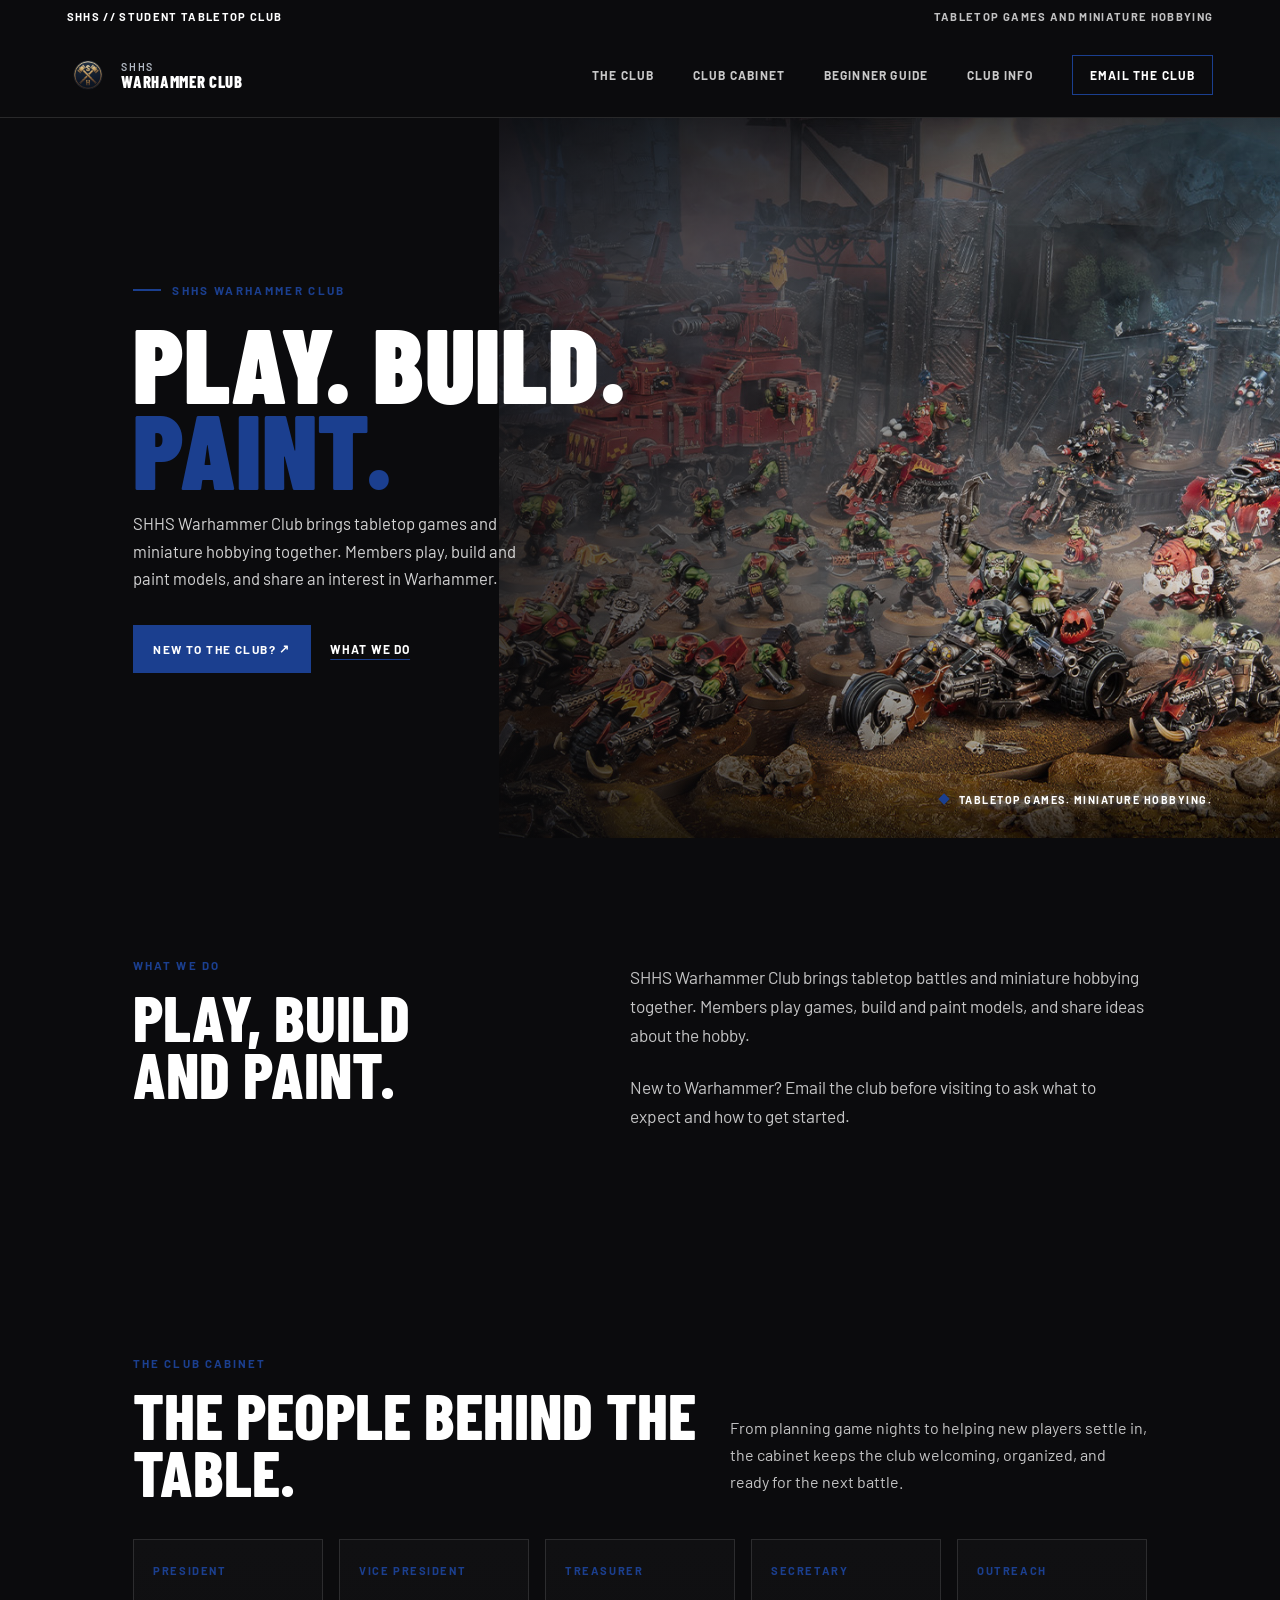
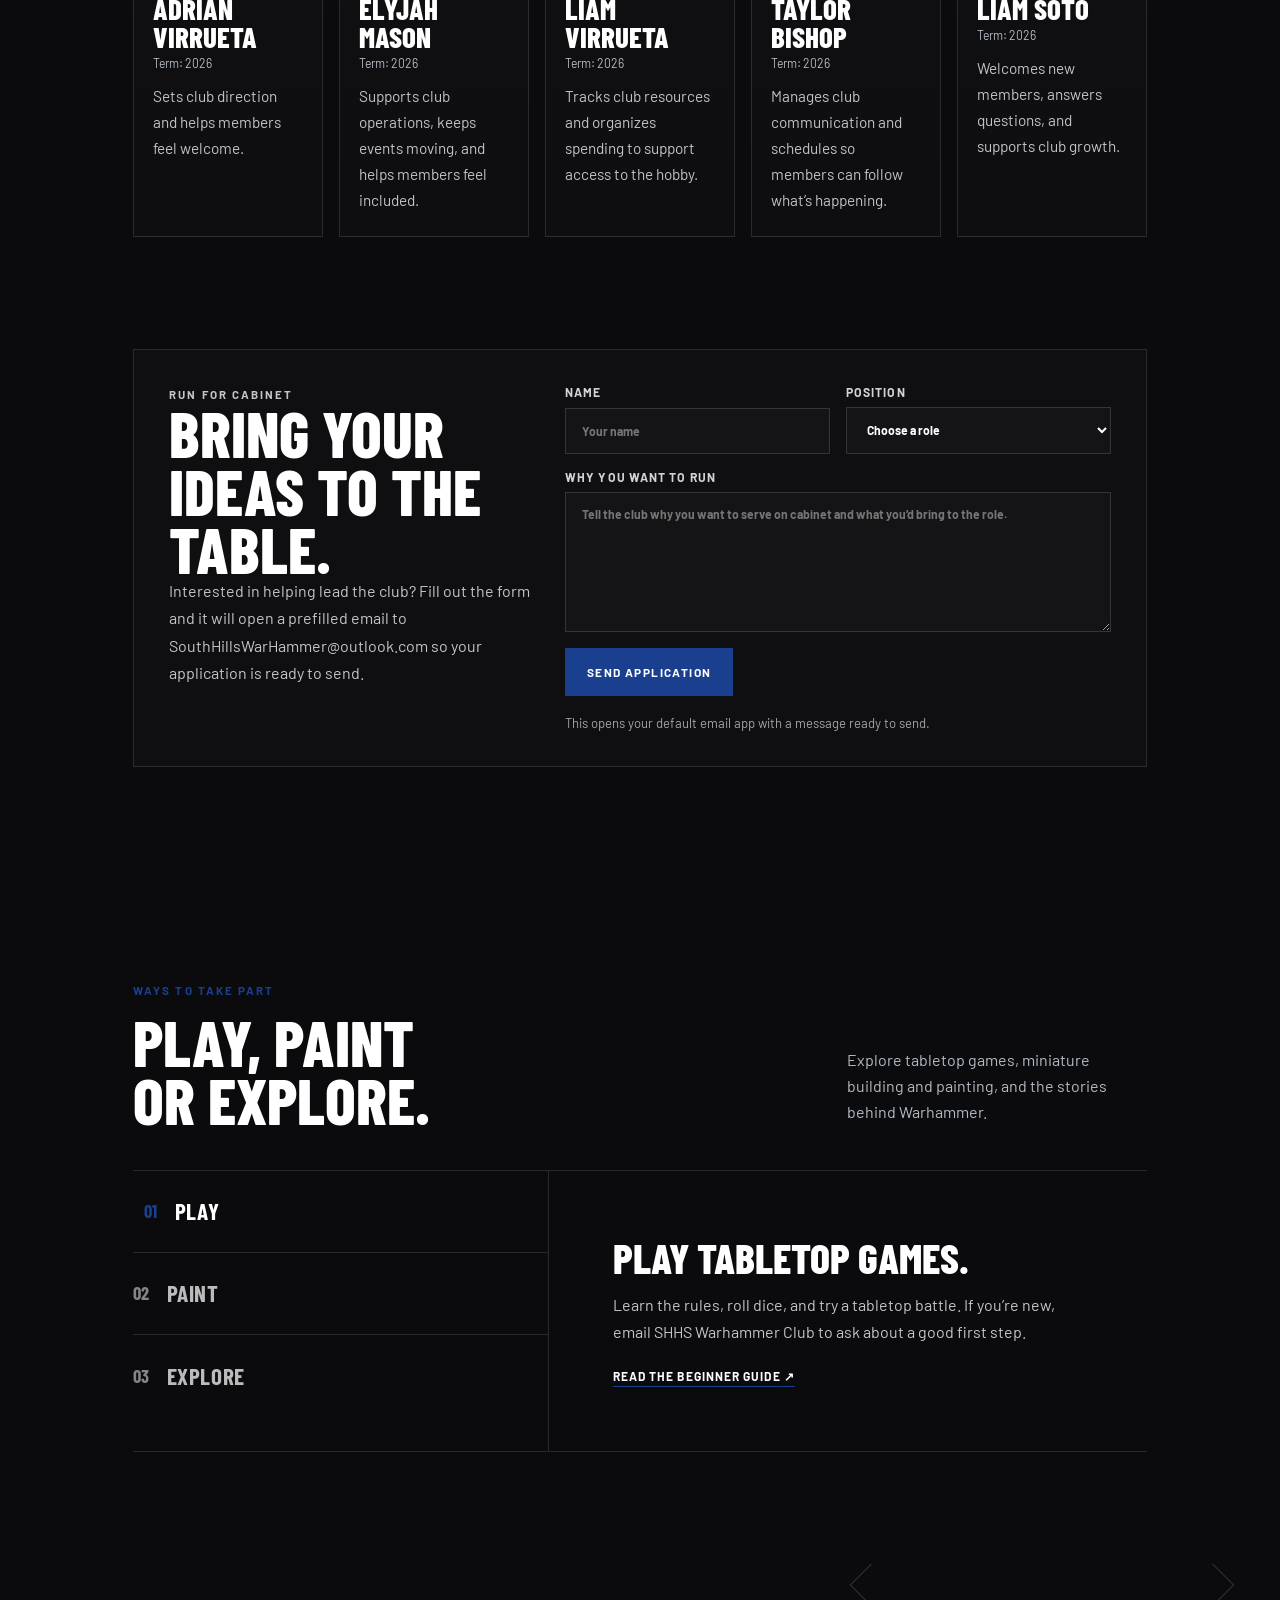
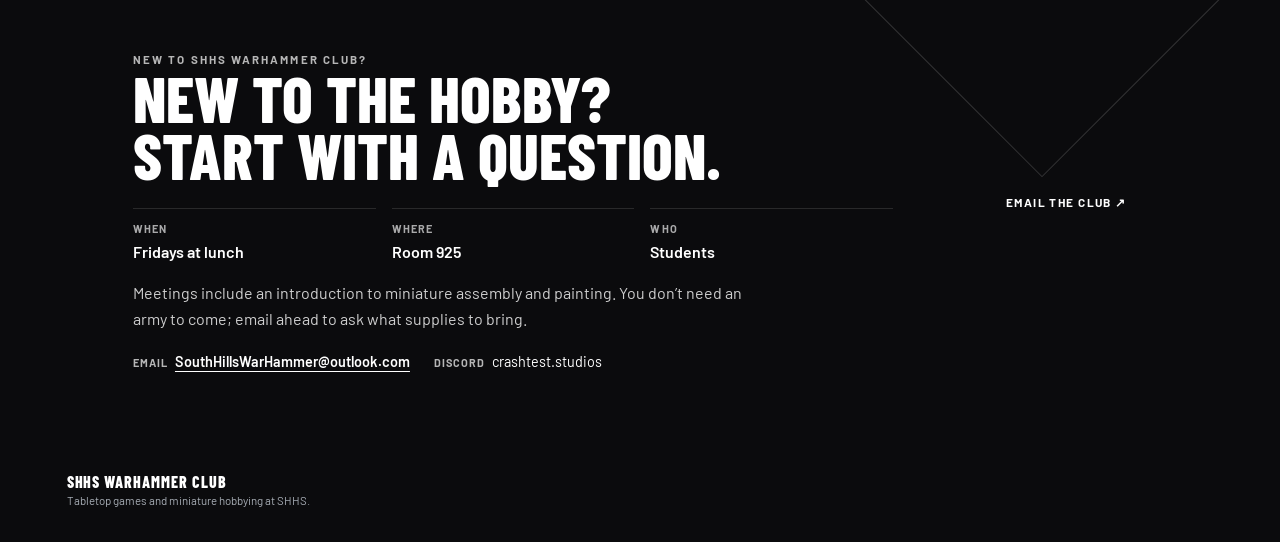
<file: index.html>
<!doctype html>
<html lang="en">
<head>
  <meta charset="utf-8">
  <meta name="viewport" content="width=device-width, initial-scale=1">
  <meta name="theme-color" content="#0b0b0d">
  <meta name="description" content="Learn about tabletop games and miniature hobbying at the SHHS Warhammer Club, including how new members can get started.">
  <title>SHHS Warhammer Club | Tabletop Games &amp; Miniatures</title>
  <link rel="icon" type="image/png" href="Images/Favicon.png">
  <link rel="preconnect" href="https://fonts.googleapis.com">
  <link rel="preconnect" href="https://fonts.gstatic.com" crossorigin>
  <link href="https://fonts.googleapis.com/css2?family=Barlow+Condensed:wght@500;600;700;800;900&family=Barlow:wght@400;500;600;700&display=swap" rel="stylesheet">
  <style>
    :root {
      color-scheme: dark;
      --ink: #ffffff;
      --paper: #0b0b0d;
      --muted: #b3bac4;
      --blue: #1b3f8f;
      --blue-deep: #132f68;
      --soft-gray: #1b1d22;
      --rule: rgba(255, 255, 255, .12);
      --display: "Barlow Condensed", Impact, sans-serif;
      --body: "Barlow", sans-serif;
    }

    * { box-sizing: border-box; }
    html { scroll-behavior: smooth; }
    body { margin: 0; background: var(--paper); color: var(--ink); font-family: var(--body); }
    a { color: inherit; }
    button { font: inherit; }
    ::selection { background: var(--blue); color: white; }

    .topline {
      display: flex;
      align-items: center;
      justify-content: space-between;
      gap: 1rem;
      padding: .65rem 5.2vw;
      background: #0b0b0d;
      color: #ffffff;
      font-size: .7rem;
      font-weight: 700;
      letter-spacing: .12em;
      text-transform: uppercase;
    }
    .topline span:last-child { color: rgba(255,255,255,.75); }

    .site-header {
      position: relative;
      z-index: 5;
      display: flex;
      align-items: center;
      justify-content: space-between;
      min-height: 84px;
      padding: 0 5.2vw;
      border-bottom: 1px solid var(--rule);
      background: #0b0b0d;
    }
    .brand { display: inline-flex; align-items: center; gap: .8rem; text-decoration: none; }
    .brand-mark {
      display: block;
      width: 42px;
      aspect-ratio: 1;
      object-fit: contain;
    }
    .brand-name { display: grid; gap: .06rem; font: 800 1.05rem/.94 var(--display); letter-spacing: .04em; text-transform: uppercase; }
    .brand-name small { color: var(--muted); font: 600 .66rem var(--body); letter-spacing: .15em; }
    .nav-links { display: flex; align-items: center; gap: clamp(1.2rem, 3vw, 3.4rem); }
    .nav-links a { color: rgba(255,255,255,.78); font-size: .75rem; font-weight: 700; letter-spacing: .1em; text-decoration: none; text-transform: uppercase; transition: color .2s; }
    .nav-links a:hover, .nav-links a:focus-visible { color: var(--blue); }
    .nav-links .nav-join { padding: .75rem 1.05rem; border: 1px solid var(--blue); color: white; }
    .menu-toggle { display: none; border: 0; background: transparent; color: var(--ink); font-size: 1.6rem; cursor: pointer; }
    .menu-close, .menu-backdrop { display: none; }
    body.menu-open { overflow: hidden; }

    .hero {
      position: relative;
      display: grid;
      min-height: min(720px, 78vw);
      grid-template-columns: 1.03fr .97fr;
      align-items: stretch;
      overflow: hidden;
      background: #0b0b0d;
    }
    .hero::before {
      position: absolute;
      z-index: 1;
      inset: 0;
      background: linear-gradient(90deg, rgba(11,11,13,.94) 0%, rgba(11,11,13,.86) 32%, rgba(11,11,13,.6) 52%, rgba(11,11,13,.26) 78%, rgba(11,11,13,.08) 100%);
      content: "";
      pointer-events: none;
    }
    .hero-image { position: absolute; inset: 0 0 0 39%; overflow: hidden; }
    .hero-image-track { display: flex; width: 600%; height: 100%; transition: transform .8s cubic-bezier(.22,.61,.36,1); }
    .hero-image-slide { flex: 0 0 16.666667%; width: 16.666667%; height: 100%; }
    .hero-image-slide img { width: 100%; height: 100%; object-fit: cover; object-position: 53% center; }
    .hero-copy {
      position: relative;
      z-index: 2;
      display: flex;
      flex-direction: column;
      align-items: flex-start;
      justify-content: center;
      padding: 5rem 2rem 5rem 10.4vw;
    }
    .eyebrow { display: flex; align-items: center; gap: .7rem; margin: 0 0 1.4rem; color: var(--blue); font-size: .73rem; font-weight: 700; letter-spacing: .2em; text-transform: uppercase; }
    .eyebrow::before { width: 28px; height: 2px; background: currentColor; content: ""; }
    h1, h2, h3, p { margin-top: 0; }
    h1 { max-width: 660px; margin-bottom: 1.2rem; font: 900 clamp(4rem, 8.2vw, 8.2rem)/.82 var(--display); letter-spacing: .005em; text-transform: uppercase; }
    h1 span { color: var(--blue); }
    .hero-intro { max-width: 420px; margin-bottom: 2rem; color: rgba(255,255,255,.82); font-size: 1.04rem; line-height: 1.65; }
    .hero-actions { display: flex; flex-wrap: wrap; align-items: center; gap: 1.2rem; }
    .button { display: inline-flex; min-height: 48px; align-items: center; justify-content: center; padding: 0 1.2rem; border: 1px solid var(--blue); background: var(--blue); color: white; font-size: .74rem; font-weight: 700; letter-spacing: .12em; text-decoration: none; text-transform: uppercase; transition: background .18s, transform .18s; }
    .button:hover { transform: translateY(-2px); background: var(--blue-deep); }
    .text-link { color: var(--ink); font-size: .75rem; font-weight: 700; letter-spacing: .09em; text-decoration-color: var(--blue); text-underline-offset: 5px; text-transform: uppercase; }
    .hero-stamp { position: absolute; z-index: 2; right: 5.3vw; bottom: 2rem; display: flex; align-items: center; gap: .65rem; color: var(--ink); font-size: .67rem; font-weight: 700; letter-spacing: .14em; text-shadow: 0 1px 8px rgba(255,255,255,.7); text-transform: uppercase; }
    .hero-stamp::before { width: 8px; height: 8px; background: var(--blue); content: ""; transform: rotate(45deg); }

    .ticker { overflow: hidden; border-top: 1px solid rgba(255,255,255,.1); border-bottom: 1px solid rgba(255,255,255,.1); background: #0b0b0d; }
    .ticker-track { display: flex; width: max-content; animation: drift 30s linear infinite; }
    .ticker span { padding: 1rem 1.3rem; color: rgba(255,255,255,.78); font: 700 .77rem var(--display); letter-spacing: .14em; text-transform: uppercase; white-space: nowrap; }
    .ticker b { color: var(--blue); font-size: .9rem; }

    .intro-section { display: grid; grid-template-columns: .85fr 1.15fr; gap: 9vw; padding: 7.5rem 10.4vw; background: var(--paper); color: var(--ink); }
    .section-kicker { margin-bottom: 1rem; color: var(--blue); font-size: .72rem; font-weight: 700; letter-spacing: .18em; text-transform: uppercase; }
    h2 { margin-bottom: 0; font: 800 clamp(3rem, 5vw, 5.2rem)/.9 var(--display); text-transform: uppercase; }
    .intro-copy { max-width: 590px; padding-top: .3rem; }
    .intro-copy p { margin-bottom: 1.4rem; color: rgba(255,255,255,.76); font-size: 1.08rem; line-height: 1.7; }
    .intro-copy p:last-child { margin-bottom: 0; }

    .cabinet-section { padding: 6.5rem 10.4vw 7rem; background: #0b0b0d; }
    .cabinet-header { display: grid; grid-template-columns: 1.15fr .85fr; align-items: end; gap: 2rem; margin-bottom: 2.4rem; }
    .cabinet-header p:last-child { margin: 0 0 .35rem; color: rgba(255,255,255,.76); line-height: 1.7; }
    .cabinet-grid { display: grid; grid-template-columns: repeat(5, minmax(0, 1fr)); gap: 1rem; }
    .cabinet-card { display: flex; min-height: 250px; flex-direction: column; padding: 1.5rem 1.2rem 1.4rem; border: 1px solid rgba(255,255,255,.12); background: linear-gradient(180deg, rgba(255,255,255,.02), rgba(255,255,255,.01)); }
    .cabinet-role { display: inline-flex; width: fit-content; margin-bottom: 1.1rem; color: var(--blue); font-size: .7rem; font-weight: 700; letter-spacing: .14em; text-transform: uppercase; }
    .cabinet-card h3 { margin: 0 0 .35rem; font: 800 1.8rem/.96 var(--display); text-transform: uppercase; }
    .cabinet-term { margin-bottom: .8rem; color: var(--muted); font-size: .76rem; }
    .cabinet-card p { margin: 0; color: rgba(255,255,255,.75); font-size: .96rem; line-height: 1.7; }

    .cabinet-application { padding: 0 10.4vw 7rem; background: #0b0b0d; }
    .cabinet-application__inner { display: grid; grid-template-columns: .8fr 1.2fr; gap: 2rem; padding: 2.2rem; border: 1px solid rgba(255,255,255,.12); background: rgba(255,255,255,.015); }
    .cabinet-application__copy p { margin: 0; color: rgba(255,255,255,.76); line-height: 1.7; }
    .cabinet-form { display: grid; gap: 1rem; }
    .cabinet-form__row { display: grid; grid-template-columns: repeat(2, minmax(0, 1fr)); gap: 1rem; }
    .cabinet-form label { display: grid; gap: .5rem; color: rgba(255,255,255,.82); font-size: .76rem; font-weight: 700; letter-spacing: .09em; text-transform: uppercase; }
    .cabinet-form input, .cabinet-form select, .cabinet-form textarea {
      width: 100%; padding: .9rem 1rem; border: 1px solid rgba(255,255,255,.14); background: rgba(255,255,255,.02); color: var(--ink); font: inherit;
    }
    .cabinet-form textarea { min-height: 140px; resize: vertical; }
    .cabinet-form input:focus, .cabinet-form select:focus, .cabinet-form textarea:focus { outline: 1px solid var(--blue); }
    .cabinet-form button {
      justify-self: start; min-height: 48px; padding: 0 1.3rem; border: 1px solid var(--blue); background: var(--blue); color: white; font: 700 .74rem var(--body); letter-spacing: .12em; text-transform: uppercase; cursor: pointer;
    }
    .cabinet-form button:hover { background: var(--blue-deep); }
    .cabinet-form__note { margin-top: .2rem; color: rgba(255,255,255,.62); font-size: .82rem; }

    .quest-section { padding: 6.5rem 10.4vw 7rem; background: #0b0b0d; }
    .quest-heading { display: flex; align-items: end; justify-content: space-between; gap: 2rem; margin-bottom: 2.6rem; }
    .quest-heading h2 { max-width: 500px; }
    .quest-heading > p { max-width: 300px; margin-bottom: .25rem; color: var(--muted); line-height: 1.6; }
    .quest-layout { display: grid; grid-template-columns: .82fr 1.18fr; border-top: 1px solid var(--rule); border-bottom: 1px solid var(--rule); }
    .quest-tabs { display: grid; align-content: start; border-right: 1px solid var(--rule); }
    .quest-tab { display: flex; align-items: center; gap: 1.1rem; min-height: 82px; padding: .8rem 1.2rem .8rem 0; border: 0; border-bottom: 1px solid var(--rule); background: transparent; color: rgba(255,255,255,.72); text-align: left; cursor: pointer; transition: color .2s, padding .2s; }
    .quest-tab:last-child { border-bottom: 0; }
    .quest-tab:hover, .quest-tab[aria-selected="true"] { padding-left: .7rem; color: white; }
    .quest-tab[aria-selected="true"] .quest-number { color: var(--blue); }
    .quest-number { color: rgba(255,255,255,.5); font: 700 1.15rem var(--display); }
    .quest-label { font: 700 1.45rem var(--display); letter-spacing: .025em; text-transform: uppercase; }
    .quest-panel { display: flex; min-height: 280px; flex-direction: column; align-items: flex-start; justify-content: center; padding: 2.5rem clamp(2rem, 5vw, 5.5rem); }
    .quest-panel h3 { margin-bottom: .8rem; font: 800 2.6rem/.98 var(--display); text-transform: uppercase; }
    .quest-panel p { max-width: 480px; margin-bottom: 1.5rem; color: rgba(255,255,255,.76); font-size: 1rem; line-height: 1.7; }
    .quest-panel .text-link { cursor: pointer; }

    .welcome { position: relative; display: grid; grid-template-columns: 1fr auto; align-items: center; gap: 2rem; padding: 4.4rem 10.4vw; overflow: hidden; background: #0b0b0d; }
    .welcome::after { position: absolute; top: -115px; right: 8%; width: 270px; height: 270px; border: 1px solid rgba(255,255,255,.16); content: ""; transform: rotate(45deg); }
    .welcome .section-kicker { color: rgba(255,255,255,.7); }
    .welcome h2 { max-width: 650px; font-size: clamp(2.8rem, 5vw, 5rem); }
    .welcome p { max-width: 610px; margin: 1rem 0 0; color: rgba(255,255,255,.8); line-height: 1.6; }
    .meeting-details { display: grid; grid-template-columns: repeat(3, minmax(0, 1fr)); gap: 1rem; max-width: 760px; margin: 1.5rem 0 0; }
    .meeting-details div { padding-top: .8rem; border-top: 1px solid var(--rule); }
    .meeting-details dt { margin-bottom: .35rem; color: rgba(255,255,255,.65); font-size: .68rem; font-weight: 700; letter-spacing: .1em; text-transform: uppercase; }
    .meeting-details dd { margin: 0; font-weight: 600; line-height: 1.5; }
    .contact-list { display: flex; flex-wrap: wrap; gap: .7rem 1.5rem; margin: 1.35rem 0 0; padding: 0; list-style: none; }
    .contact-list li { display: flex; flex-wrap: wrap; align-items: baseline; gap: .4rem; font-size: .9rem; }
    .contact-list strong { color: rgba(255,255,255,.7); font-size: .68rem; letter-spacing: .1em; text-transform: uppercase; }
    .contact-list a { font-weight: 600; text-underline-offset: 4px; }
    .welcome .button { position: relative; z-index: 1; flex-shrink: 0; border-color: var(--paper); background: var(--paper); color: var(--ink); }
    .welcome .button:hover { background: white; }

    footer { display: flex; align-items: flex-end; justify-content: space-between; gap: 2rem; padding: 2rem 5.2vw; background: #0b0b0d; color: #a7adb5; font-size: .72rem; line-height: 1.6; }
    footer p { margin: 0; }
    footer a { color: #dfe5ee; text-underline-offset: 3px; }
    .footer-brand { color: var(--ink); font: 800 1rem var(--display); letter-spacing: .06em; text-transform: uppercase; }
    .photo-credit { max-width: 620px; text-align: right; }

    .reveal { opacity: 0; transform: translateY(18px); transition: opacity .65s ease, transform .65s ease; }
    .reveal.is-visible { opacity: 1; transform: translateY(0); }
    @keyframes drift { to { transform: translateX(-50%); } }

    @media (prefers-reduced-motion: reduce) {
      *, *::before, *::after { scroll-behavior: auto !important; animation-duration: .01ms !important; animation-iteration-count: 1 !important; transition-duration: .01ms !important; }
      .reveal { opacity: 1; transform: none; }
    }
    @media (max-width: 1000px) {
      .cabinet-grid { grid-template-columns: repeat(3, minmax(0, 1fr)); }
    }
    @media (max-width: 760px) {
      .topline { padding: .6rem 5vw; font-size: .58rem; }
      .topline span:last-child { display: none; }
      .site-header { z-index: 30; min-height: 72px; padding: 0 5vw; }
      .menu-toggle { display: block; }
      .menu-backdrop { position: fixed; z-index: 20; inset: 0; display: block; border: 0; background: rgba(0,0,0,.72); opacity: 0; pointer-events: none; visibility: hidden; transition: opacity .25s, visibility .25s; }
      body.menu-open .menu-backdrop { opacity: 1; pointer-events: auto; visibility: visible; }
      .nav-links { position: fixed; z-index: 31; top: 0; bottom: 0; left: 0; display: flex; width: min(84vw, 340px); flex-direction: column; align-items: stretch; justify-content: flex-start; gap: .25rem; padding: 5rem 1.5rem 2rem; overflow-y: auto; border-right: 1px solid var(--rule); background: var(--paper); box-shadow: 12px 0 32px rgba(0,0,0,.35); transform: translateX(-100%); visibility: hidden; transition: transform .28s ease, visibility .28s ease; }
      .nav-links.is-open { transform: translateX(0); visibility: visible; }
      .nav-links a { padding: .9rem 0; border-bottom: 1px solid var(--rule); }
      .nav-links .nav-join { margin-top: .8rem; padding: .85rem 1rem; border: 1px solid var(--blue); text-align: center; }
      .menu-close { position: absolute; top: 1rem; right: 1rem; display: grid; width: 40px; height: 40px; place-items: center; border: 1px solid var(--rule); background: transparent; color: var(--ink); font-size: 1.7rem; cursor: pointer; }
      .hero { min-height: 690px; grid-template-columns: 1fr; align-items: end; }
      .hero-image { inset: 0; }
      .hero-image-slide img { object-position: 55% center; }
      .hero::before { background: linear-gradient(0deg, rgba(11,11,13,.98) 0%, rgba(11,11,13,.9) 35%, rgba(11,11,13,.26) 100%); }
      .hero-copy { padding: 13rem 7vw 5.5rem; }
      h1 { font-size: clamp(4.2rem, 17vw, 7rem); }
      .hero-intro { max-width: 440px; font-size: .98rem; }
      .hero-stamp { right: 7vw; bottom: 1rem; font-size: .56rem; }
      .intro-section { grid-template-columns: 1fr; gap: 2rem; padding: 5rem 7vw; }
      h2 { font-size: clamp(3rem, 12vw, 4.4rem); }
      .cabinet-section { padding: 5rem 7vw; }
      .cabinet-header { grid-template-columns: 1fr; }
      .cabinet-grid { grid-template-columns: repeat(2, minmax(0, 1fr)); }
      .cabinet-application { padding: 0 7vw 5rem; }
      .cabinet-application__inner { grid-template-columns: 1fr; padding: 1.3rem; }
      .cabinet-form__row { grid-template-columns: 1fr; }
      .quest-section { padding: 5rem 7vw; }
      .quest-heading { align-items: flex-start; flex-direction: column; gap: 1rem; }
      .quest-heading > p { margin-bottom: 0; }
      .quest-layout { grid-template-columns: 1fr; }
      .quest-tabs { grid-template-columns: repeat(3, 1fr); border-right: 0; border-bottom: 1px solid var(--rule); }
      .quest-tab { min-height: 72px; justify-content: center; gap: .45rem; padding: .65rem .25rem; border-right: 1px solid var(--rule); border-bottom: 0; }
      .quest-tab:last-child { border-right: 0; }
      .quest-tab:hover, .quest-tab[aria-selected="true"] { padding-left: .25rem; }
      .quest-label { font-size: 1.1rem; }
      .quest-number { font-size: .9rem; }
      .quest-panel { min-height: 260px; padding: 2.1rem .2rem; }
      .quest-panel h3 { font-size: 2.2rem; }
      .welcome { grid-template-columns: 1fr; padding: 3.8rem 7vw; }
      .welcome::after { right: -28%; }
      .welcome h2 { font-size: clamp(2.8rem, 11vw, 4rem); }
      .meeting-details { grid-template-columns: 1fr; gap: .8rem; }
      .welcome .button { justify-self: start; }
      footer { align-items: flex-start; flex-direction: column; padding: 1.8rem 7vw; }
      .photo-credit { text-align: left; }
    }
    @media (max-width: 420px) {
      .cabinet-card { padding: 1.2rem .85rem; }
      .cabinet-card h3 { font-size: 1.55rem; }
      .cabinet-role { font-size: .62rem; }
    }
  </style>
</head>
<body>
  <div class="topline">
    <span>SHHS // Student tabletop club</span>
    <span>Tabletop games and miniature hobbying</span>
  </div>
  <header class="site-header">
    <a class="brand" href="#home" aria-label="SHHS Warhammer Club home">
      <img class="brand-mark" src="Images/Favicon.png" alt="" aria-hidden="true">
      <span class="brand-name"><small>SHHS</small>Warhammer Club</span>
    </a>
    <button class="menu-toggle" type="button" aria-label="Open navigation" aria-expanded="false" aria-controls="site-nav">☰</button>
    <nav class="nav-links" id="site-nav" aria-label="Main navigation">
      <a href="#club">The club</a>
      <a href="#cabinet">Club cabinet</a>
      <a href="guide.html">Beginner guide</a>
      <a href="info.html">Club info</a>
      <a class="nav-join" href="mailto:SouthHillsWarHammer@outlook.com">Email the club</a>
      <button class="menu-close" type="button" aria-label="Close navigation">&times;</button>
    </nav>
  </header>
  <button class="menu-backdrop" type="button" aria-label="Close navigation" tabindex="-1"></button>

  <main id="home">
    <section class="hero" aria-labelledby="hero-title">
      <div class="hero-image" aria-hidden="true">
        <div class="hero-image-track">
          <div class="hero-image-slide"><img src="Images/Hero%20Img/Hero%201.jpg" alt="" fetchpriority="high"></div>
          <div class="hero-image-slide"><img src="Images/Hero%20Img/Hero%202.jpg" alt=""></div>
          <div class="hero-image-slide"><img src="Images/Hero%20Img/Hero%203.jpg" alt=""></div>
          <div class="hero-image-slide"><img src="Images/Hero%20Img/Hero%204.jpg" alt=""></div>
          <div class="hero-image-slide"><img src="Images/Hero%20Img/Hero%205.jpg" alt=""></div>
          <div class="hero-image-slide"><img src="Images/Hero%20Img/Hero%206.jpg" alt=""></div>
        </div>
      </div>
      <div class="hero-copy">
        <p class="eyebrow">SHHS Warhammer Club</p>
        <h1 id="hero-title">Play. Build.<br><span>Paint.</span></h1>
        <p class="hero-intro">SHHS Warhammer Club brings tabletop games and miniature hobbying together. Members play, build and paint models, and share an interest in Warhammer.</p>
        <div class="hero-actions">
          <a class="button" href="#new-here">New to the club? <span aria-hidden="true">&nbsp;↗</span></a>
          <a class="text-link" href="#club">What we do</a>
        </div>
      </div>
      <div class="hero-stamp">Tabletop games. Miniature hobbying.</div>
    </section>

    <section class="intro-section" id="club" aria-labelledby="club-title">
      <div class="reveal">
        <p class="section-kicker">What we do</p>
        <h2 id="club-title">Play, build<br>and paint.</h2>
      </div>
      <div class="intro-copy reveal">
        <p>SHHS Warhammer Club brings tabletop battles and miniature hobbying together. Members play games, build and paint models, and share ideas about the hobby.</p>
        <p>New to Warhammer? Email the club before visiting to ask what to expect and how to get started.</p>
      </div>
    </section>

    <section class="cabinet-section" id="cabinet" aria-labelledby="cabinet-title">
      <div class="cabinet-header reveal">
        <div>
          <p class="section-kicker">The club cabinet</p>
          <h2 id="cabinet-title">The people behind the table.</h2>
        </div>
        <p>From planning game nights to helping new players settle in, the cabinet keeps the club welcoming, organized, and ready for the next battle.</p>
      </div>
      <div class="cabinet-grid reveal">
        <article class="cabinet-card">
          <span class="cabinet-role">President</span>
          <h3>Adrian Virrueta</h3>
          <span class="cabinet-term">Term: 2026</span>
          <p>Sets club direction and helps members feel welcome.</p>
        </article>
        <article class="cabinet-card">
          <span class="cabinet-role">Vice President</span>
          <h3>Elyjah Mason</h3>
          <span class="cabinet-term">Term: 2026</span>
          <p>Supports club operations, keeps events moving, and helps members feel included.</p>
        </article>
        <article class="cabinet-card">
          <span class="cabinet-role">Treasurer</span>
          <h3>Liam Virrueta</h3>
          <span class="cabinet-term">Term: 2026</span>
          <p>Tracks club resources and organizes spending to support access to the hobby.</p>
        </article>
        <article class="cabinet-card">
          <span class="cabinet-role">Secretary</span>
          <h3>Taylor Bishop</h3>
          <span class="cabinet-term">Term: 2026</span>
          <p>Manages club communication and schedules so members can follow what’s happening.</p>
        </article>
        <article class="cabinet-card">
          <span class="cabinet-role">Outreach</span>
          <h3>Liam Soto</h3>
          <span class="cabinet-term">Term: 2026</span>
          <p>Welcomes new members, answers questions, and supports club growth.</p>
        </article>
      </div>
    </section>

    <section class="cabinet-application" id="cabinet-application" aria-labelledby="cabinet-application-title">
      <div class="cabinet-application__inner reveal">
        <div class="cabinet-application__copy">
          <p class="section-kicker">Run for cabinet</p>
          <h2 id="cabinet-application-title">Bring your ideas to the table.</h2>
          <p>Interested in helping lead the club? Fill out the form and it will open a prefilled email to SouthHillsWarHammer@outlook.com so your application is ready to send.</p>
        </div>
        <form class="cabinet-form" id="cabinet-form">
          <div class="cabinet-form__row">
            <label>
              Name
              <input type="text" name="name" placeholder="Your name" required>
            </label>
            <label>
              Position
              <select name="position" required>
                <option value="">Choose a role</option>
                <option>President</option>
                <option>Vice President</option>
                <option>Treasurer</option>
                <option>Secretary</option>
                <option>Outreach</option>
              </select>
            </label>
          </div>
          <label>
            Why you want to run
            <textarea name="message" placeholder="Tell the club why you want to serve on cabinet and what you’d bring to the role." required></textarea>
          </label>
          <button type="submit">Send application</button>
          <div class="cabinet-form__note">This opens your default email app with a message ready to send.</div>
        </form>
      </div>
    </section>

    <section class="quest-section" id="quests" aria-labelledby="quest-title">
      <div class="quest-heading reveal">
        <div>
          <p class="section-kicker">Ways to take part</p>
          <h2 id="quest-title">Play, paint<br>or explore.</h2>
        </div>
        <p>Explore tabletop games, miniature building and painting, and the stories behind Warhammer.</p>
      </div>
      <div class="quest-layout reveal">
        <div class="quest-tabs" role="tablist" aria-label="Ways to enjoy the club">
          <button class="quest-tab" id="tab-play" type="button" role="tab" aria-selected="true" aria-controls="quest-panel" tabindex="0" data-quest="play">
            <span class="quest-number">01</span><span class="quest-label">Play</span>
          </button>
          <button class="quest-tab" id="tab-paint" type="button" role="tab" aria-selected="false" aria-controls="quest-panel" tabindex="-1" data-quest="paint">
            <span class="quest-number">02</span><span class="quest-label">Paint</span>
          </button>
          <button class="quest-tab" id="tab-lore" type="button" role="tab" aria-selected="false" aria-controls="quest-panel" tabindex="-1" data-quest="lore">
            <span class="quest-number">03</span><span class="quest-label">Explore</span>
          </button>
        </div>
        <div class="quest-panel" id="quest-panel" role="tabpanel" aria-labelledby="tab-play" tabindex="0" aria-live="polite">
          <h3>Play tabletop games.</h3>
          <p>Learn the rules, roll dice, and try a tabletop battle. If you’re new, email SHHS Warhammer Club to ask about a good first step.</p>
          <a class="text-link" href="guide.html">Read the beginner guide <span aria-hidden="true">↗</span></a>
        </div>
      </div>
    </section>

    <section class="welcome" id="new-here" aria-labelledby="welcome-title">
      <div class="reveal">
        <p class="section-kicker">New to SHHS Warhammer Club?</p>
        <h2 id="welcome-title">New to the hobby?<br>Start with a question.</h2>
        <dl class="meeting-details" aria-label="Club meeting details">
          <div><dt>When</dt><dd>Fridays at lunch</dd></div>
          <div><dt>Where</dt><dd>Room 925</dd></div>
          <div><dt>Who</dt><dd>Students</dd></div>
        </dl>
        <p>Meetings include an introduction to miniature assembly and painting. You don’t need an army to come; email ahead to ask what supplies to bring.</p>
        <ul class="contact-list" aria-label="Club contact information">
          <li><strong>Email</strong><a href="mailto:SouthHillsWarHammer@outlook.com">SouthHillsWarHammer@outlook.com</a></li>
          <li><strong>Discord</strong><span>crashtest.studios</span></li>
        </ul>
      </div>
      <a class="button" href="mailto:SouthHillsWarHammer@outlook.com">Email the club <span aria-hidden="true">&nbsp;↗</span></a>
    </section>
  </main>

  <footer>
    <div>
      <p class="footer-brand">SHHS Warhammer Club</p>
      <p>Tabletop games and miniature hobbying at SHHS.</p>
    </div>
  </footer>

  <script>
    const questContent = {
      play: {
        title: "Play tabletop games.",
        text: "Learn the rules, roll dice, and try a tabletop battle. If you’re new, email SHHS Warhammer Club to ask about a good first step.",
        link: "Read the beginner guide",
      },
      paint: {
        title: "Build and paint miniatures.",
        text: "Assemble models, try painting, and share what you’re working on with other club members.",
        link: "Read the beginner guide",
      },
      lore: {
        title: "Explore Warhammer.",
        text: "Learn about the settings, factions, and stories behind the tabletop battles.",
        link: "Read the beginner guide",
      },
    };

    const cabinetForm = document.querySelector("#cabinet-form");
    const questTabs = [...document.querySelectorAll(".quest-tab")];
    const questPanel = document.querySelector("#quest-panel");
    const menuToggle = document.querySelector(".menu-toggle");
    const navigation = document.querySelector("#site-nav");
    const menuClose = document.querySelector(".menu-close");
    const menuBackdrop = document.querySelector(".menu-backdrop");
    const heroImageTrack = document.querySelector(".hero-image-track");
    const heroSlides = [...document.querySelectorAll(".hero-image-slide")];
    const reducedMotion = window.matchMedia("(prefers-reduced-motion: reduce)");
    let activeHeroSlide = 0;
    let heroSlideTimer;

    function scheduleHeroSlide() {
      window.clearTimeout(heroSlideTimer);
      if (reducedMotion.matches || document.hidden || heroSlides.length < 2) return;
      heroSlideTimer = window.setTimeout(() => {
        activeHeroSlide = (activeHeroSlide + 1) % heroSlides.length;
        heroImageTrack.style.transform = `translateX(-${(activeHeroSlide * 100) / heroSlides.length}%)`;
        scheduleHeroSlide();
      }, 6000);
    }

    document.addEventListener("visibilitychange", scheduleHeroSlide);
    scheduleHeroSlide();

    if (cabinetForm) {
      cabinetForm.addEventListener("submit", (event) => {
        event.preventDefault();
        const formData = new FormData(cabinetForm);
        const name = (formData.get("name") || "").toString().trim();
        const position = (formData.get("position") || "").toString().trim();
        const message = (formData.get("message") || "").toString().trim();

        const subject = `Cabinet application: ${position}`;
        const body = [
          `Name: ${name}`,
          `Position: ${position}`,
          "",
          "Why I want to run:",
          message,
        ].join("\n");

        window.location.href = `mailto:SouthHillsWarHammer@outlook.com?subject=${encodeURIComponent(subject)}&body=${encodeURIComponent(body)}`;
      });
    }

    function selectQuest(tab, moveFocus = false) {
      questTabs.forEach((item) => {
        const selected = item === tab;
        item.setAttribute("aria-selected", String(selected));
        item.tabIndex = selected ? 0 : -1;
      });

      const content = questContent[tab.dataset.quest];
      questPanel.setAttribute("aria-labelledby", tab.id);
      questPanel.querySelector("h3").textContent = content.title;
      questPanel.querySelector("p").textContent = content.text;
      questPanel.querySelector("a").firstChild.textContent = content.link;
      questPanel.querySelector("a").href = "guide.html";
      if (moveFocus) tab.focus();
    }

    questTabs.forEach((tab, index) => {
      tab.addEventListener("click", () => selectQuest(tab));
      tab.addEventListener("keydown", (event) => {
        if (!["ArrowLeft", "ArrowRight", "Home", "End"].includes(event.key)) return;
        event.preventDefault();
        const nextIndex = event.key === "Home" ? 0 : event.key === "End" ? questTabs.length - 1 : (index + (event.key === "ArrowRight" ? 1 : -1) + questTabs.length) % questTabs.length;
        selectQuest(questTabs[nextIndex], true);
      });
    });

    function setNavigationOpen(isOpen, restoreFocus = true) {
      menuToggle.setAttribute("aria-expanded", String(isOpen));
      menuToggle.setAttribute("aria-label", isOpen ? "Close navigation" : "Open navigation");
      navigation.classList.toggle("is-open", isOpen);
      document.body.classList.toggle("menu-open", isOpen);
      if (isOpen) menuClose.focus();
      else if (restoreFocus) menuToggle.focus();
    }

    menuToggle.addEventListener("click", () => setNavigationOpen(menuToggle.getAttribute("aria-expanded") !== "true"));
    menuClose.addEventListener("click", () => setNavigationOpen(false));
    menuBackdrop.addEventListener("click", () => setNavigationOpen(false));
    document.addEventListener("keydown", (event) => {
      if (event.key === "Escape" && menuToggle.getAttribute("aria-expanded") === "true") setNavigationOpen(false);
    });

    navigation.addEventListener("click", (event) => {
      if (!event.target.closest("a")) return;
      setNavigationOpen(false, false);
    });

    window.addEventListener("resize", () => {
      if (window.innerWidth > 760 && menuToggle.getAttribute("aria-expanded") === "true") setNavigationOpen(false, false);
    });

    if ("IntersectionObserver" in window && !window.matchMedia("(prefers-reduced-motion: reduce)").matches) {
      const observer = new IntersectionObserver((entries) => {
        entries.forEach((entry) => {
          if (!entry.isIntersecting) return;
          entry.target.classList.add("is-visible");
          observer.unobserve(entry.target);
        });
      }, { threshold: 0.15 });
      document.querySelectorAll(".reveal").forEach((element) => observer.observe(element));
    } else {
      document.querySelectorAll(".reveal").forEach((element) => element.classList.add("is-visible"));
    }
  </script>
</body>
</html>
</file>
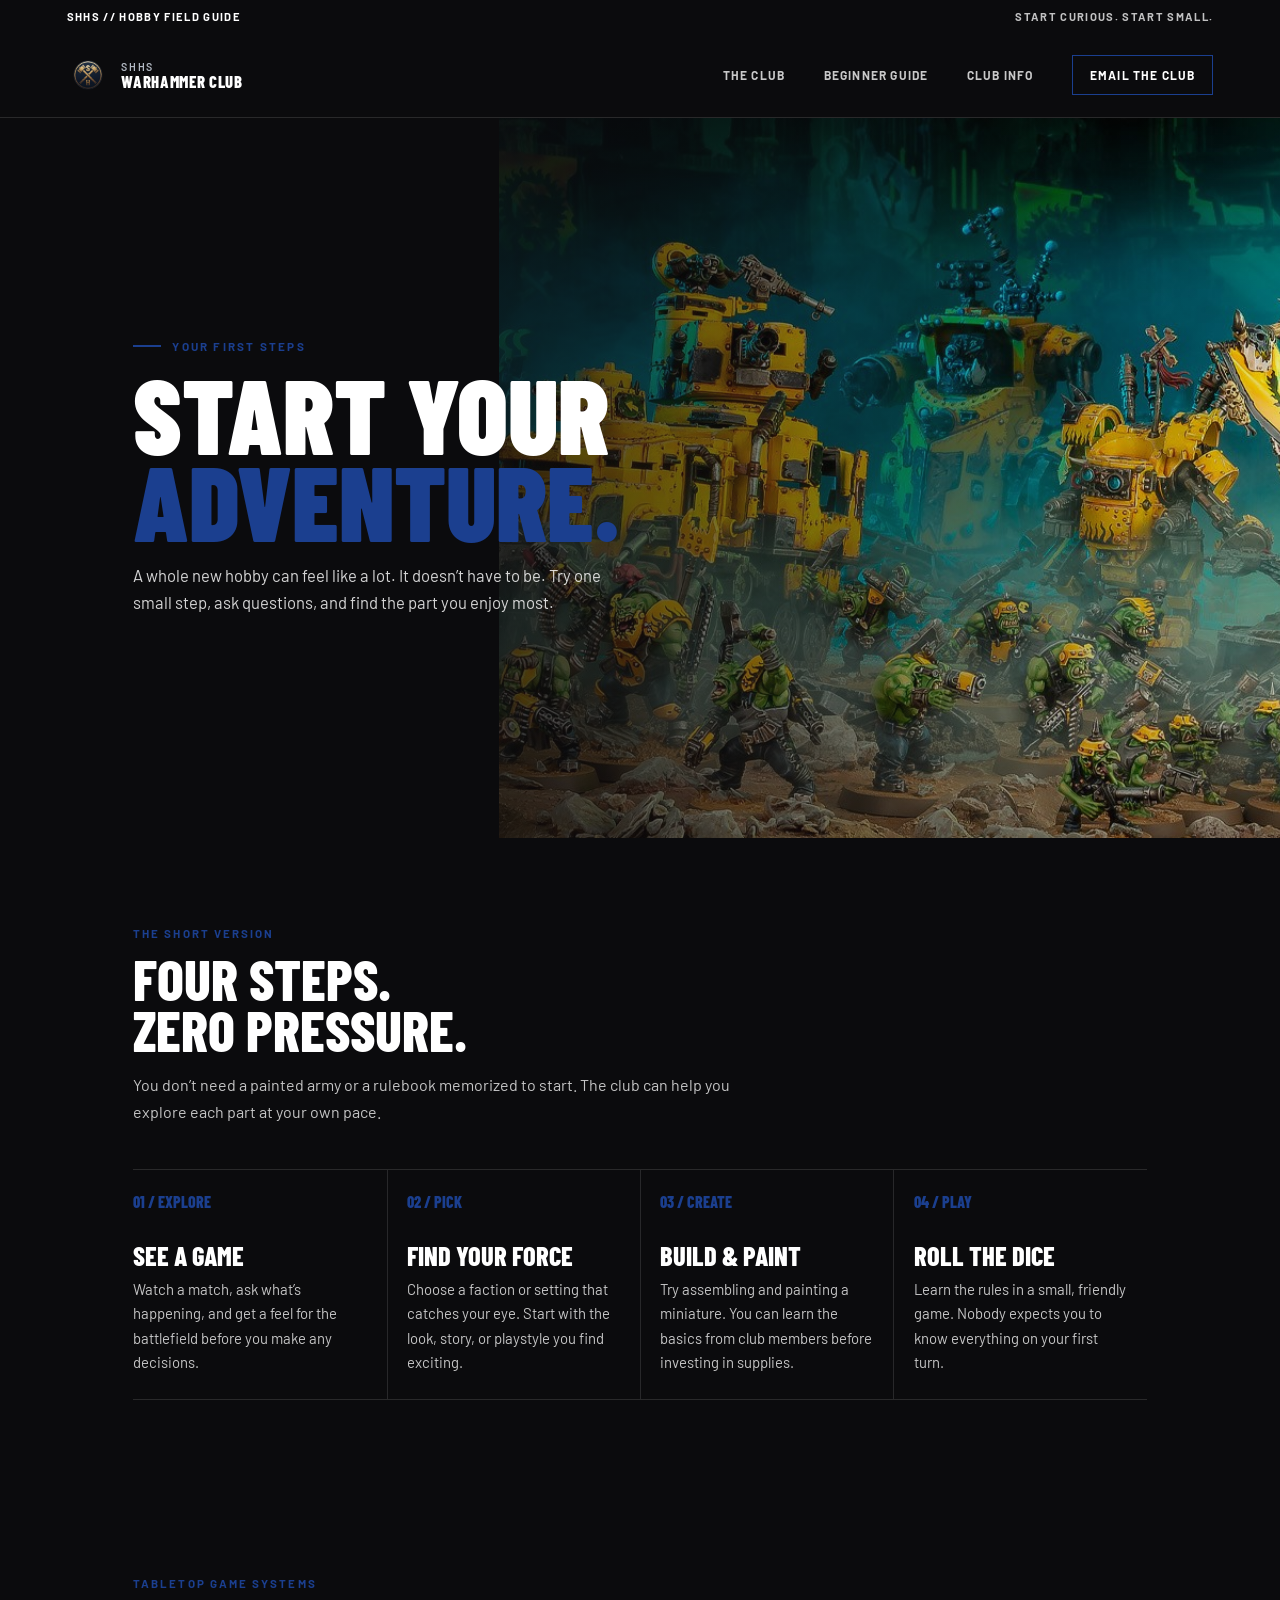
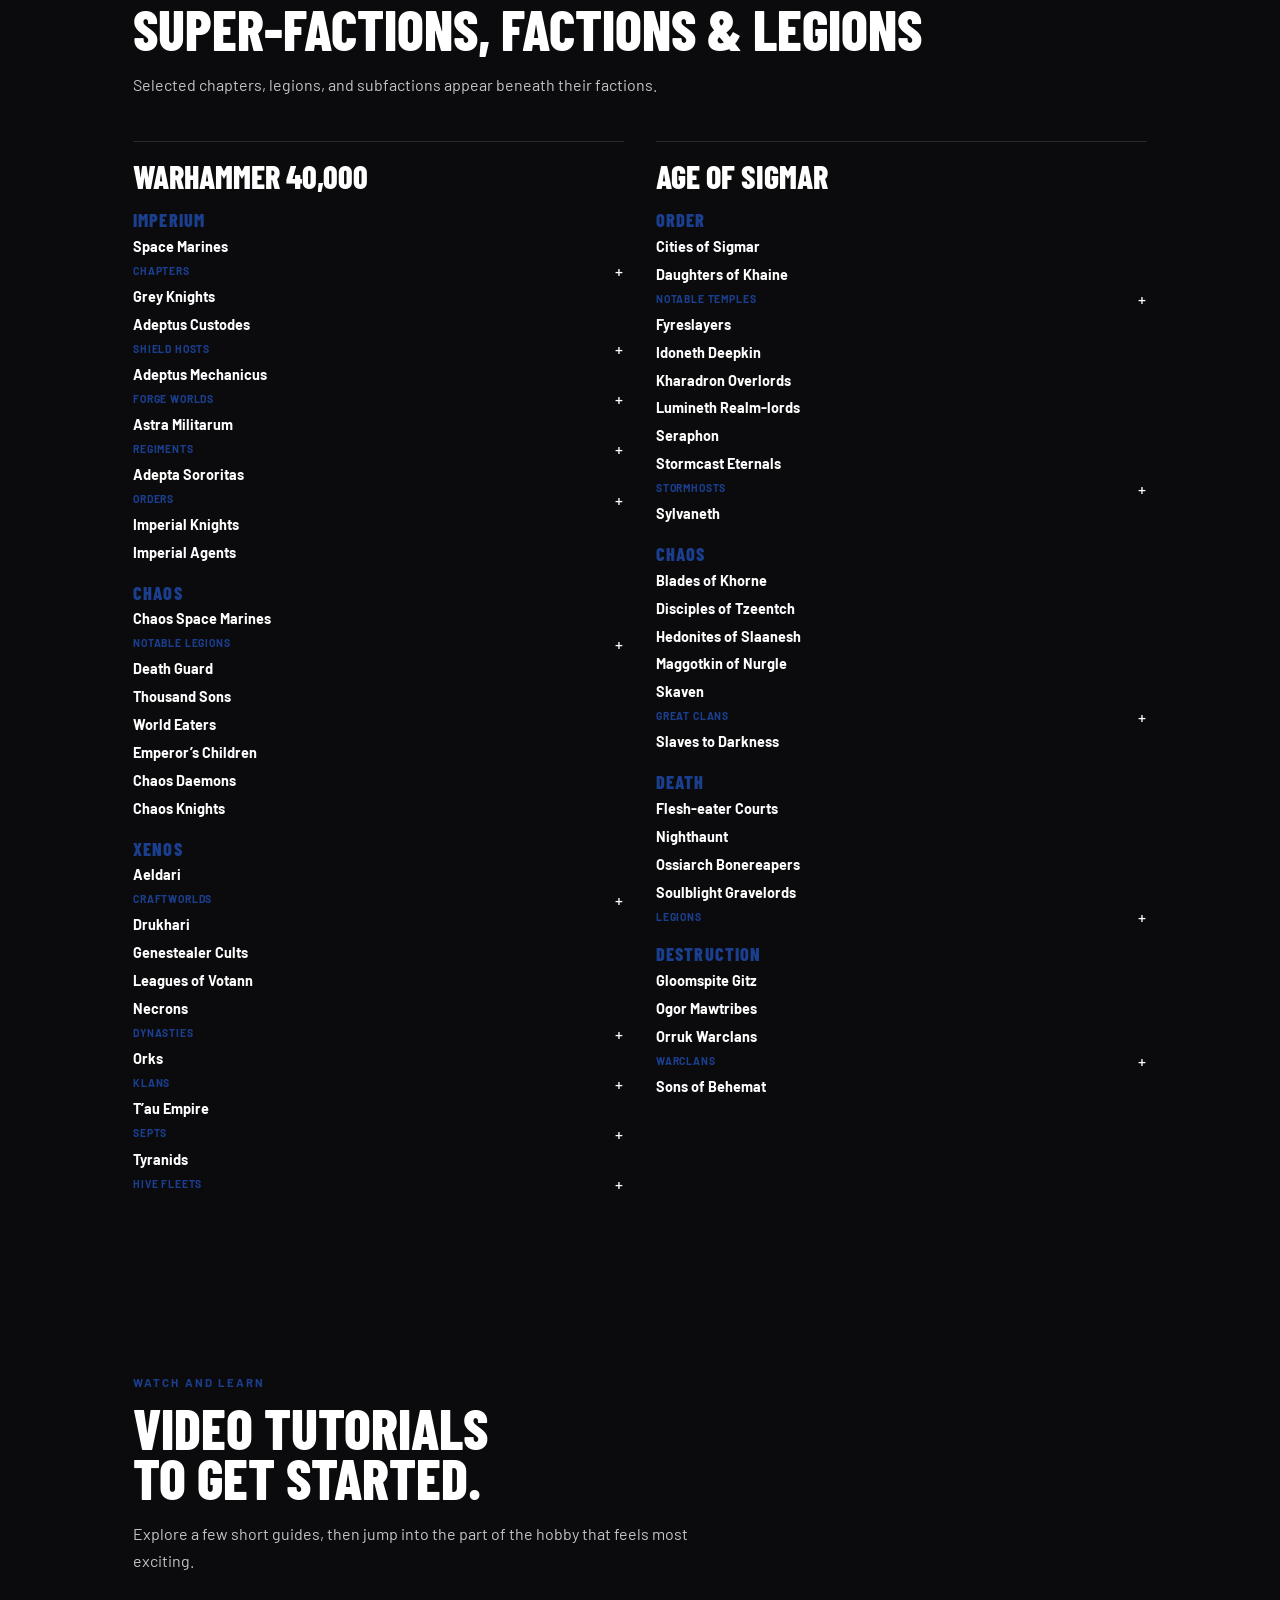
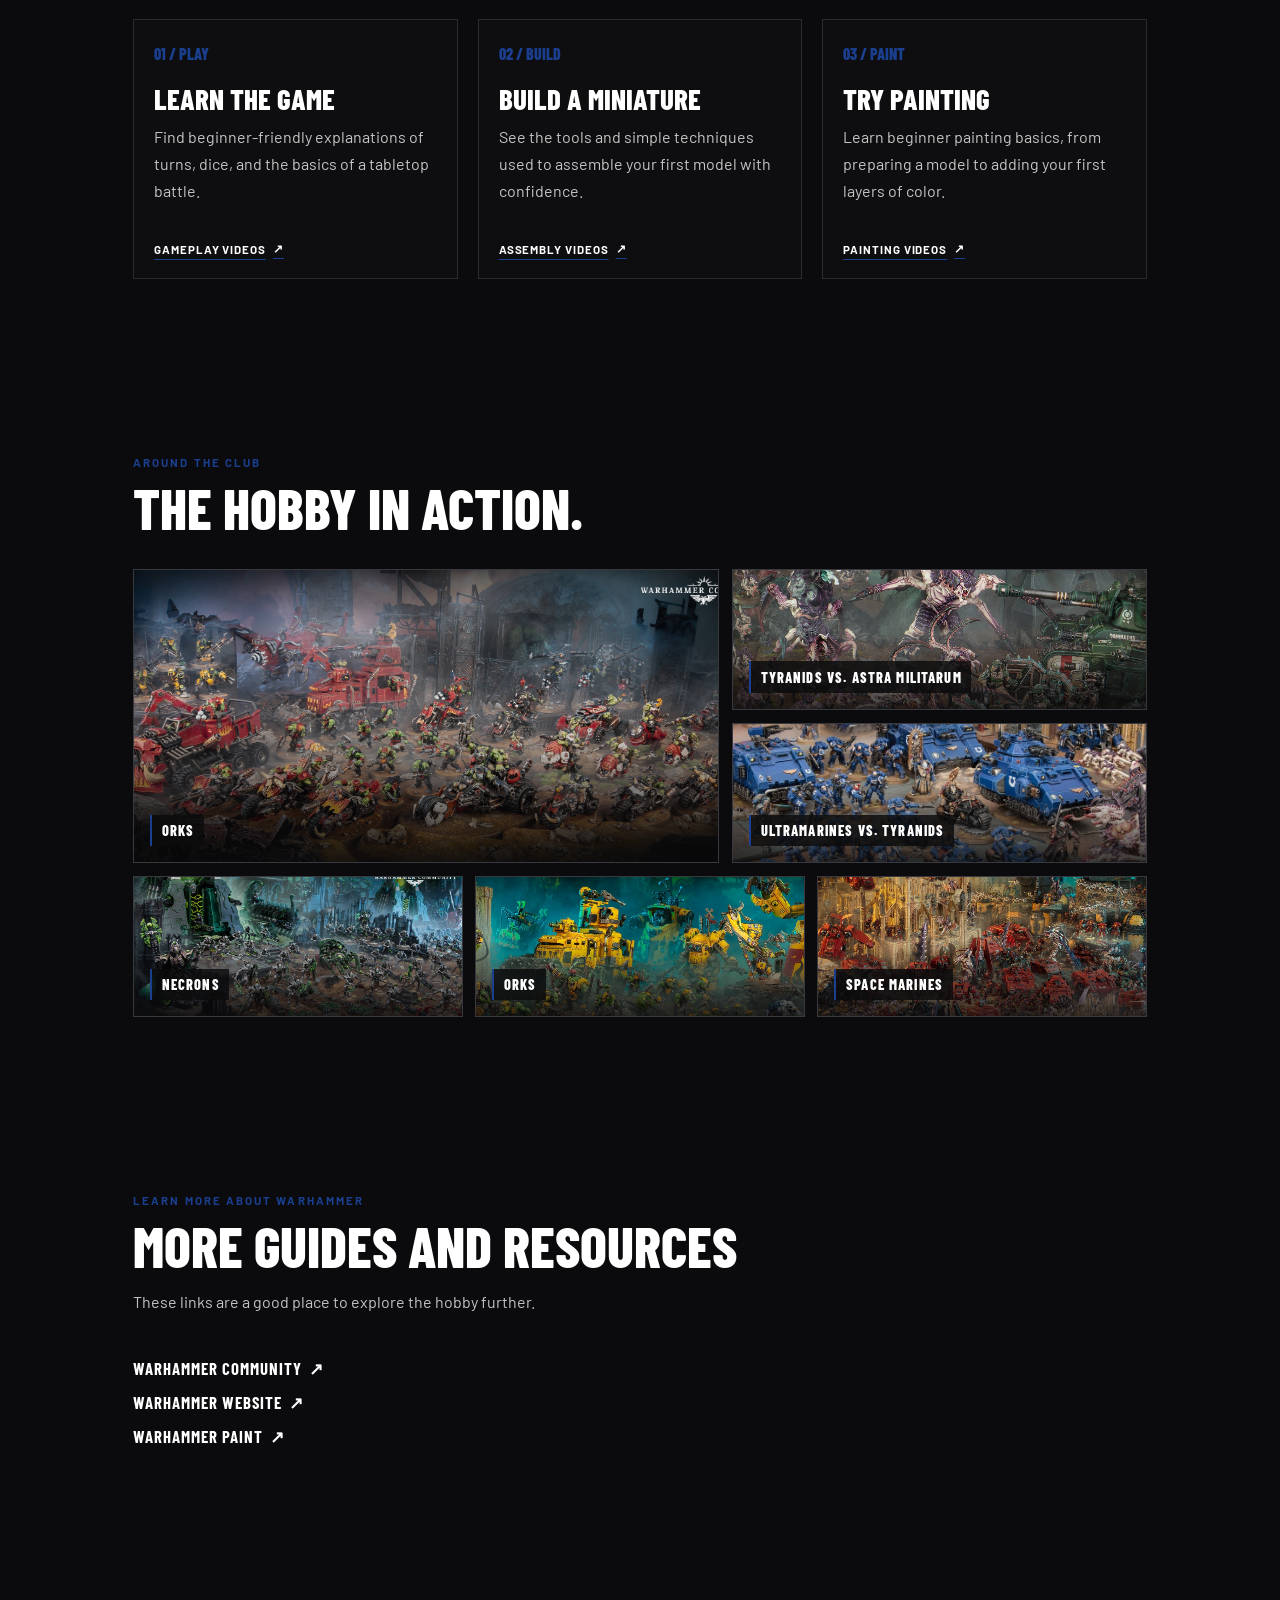
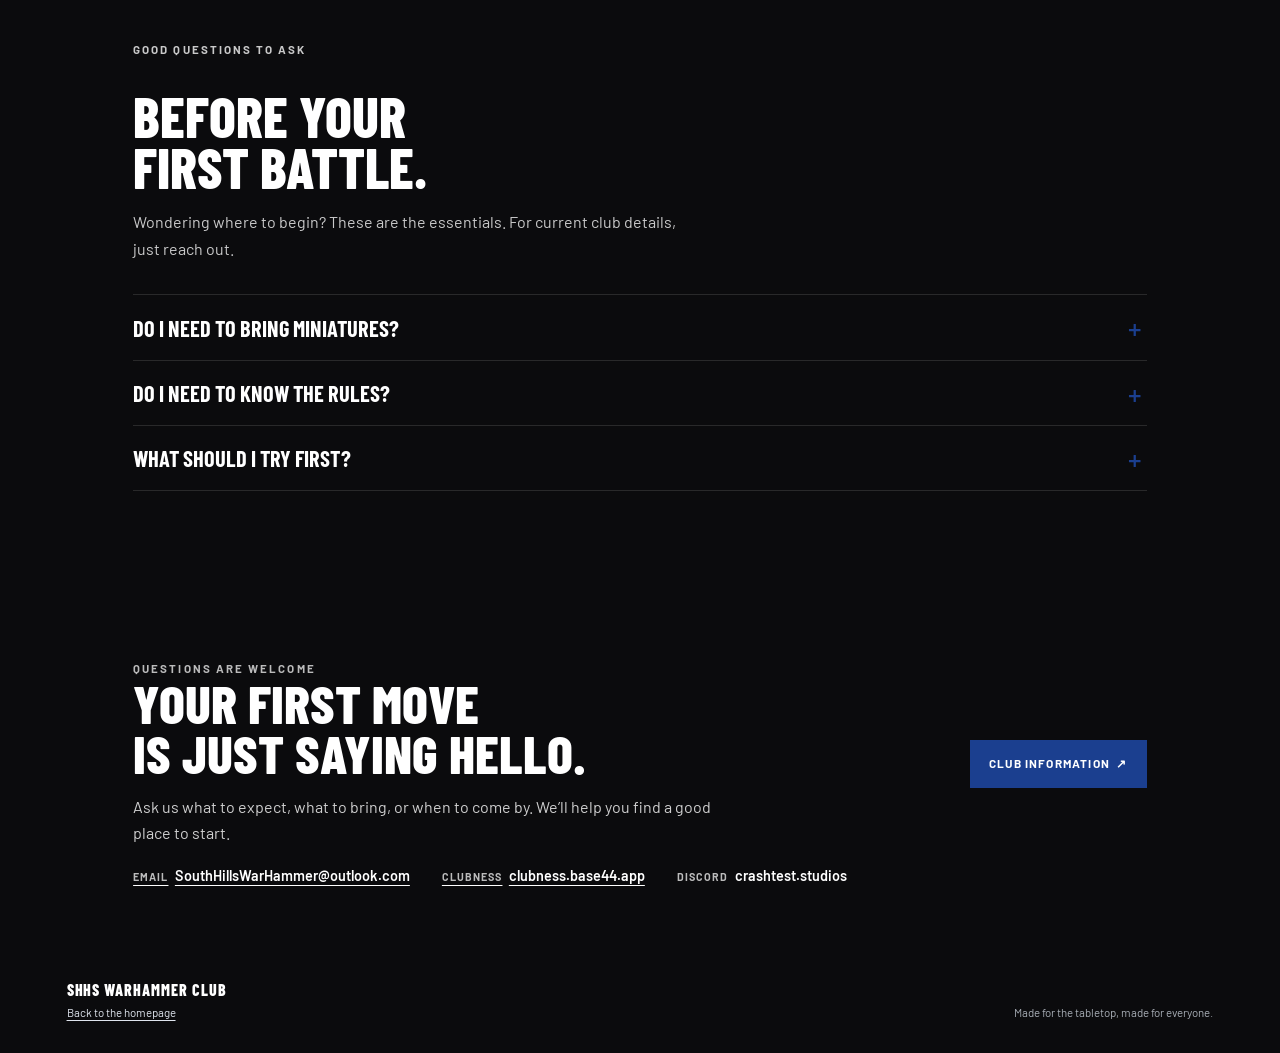
<file: guide.html>
<!doctype html>
<html lang="en">
<head>
  <meta charset="utf-8">
  <meta name="viewport" content="width=device-width, initial-scale=1">
  <meta name="theme-color" content="#0b0b0d">
  <meta name="description" content="A friendly beginner's guide to getting started with tabletop battles, miniatures, and painting at the SHHS Warhammer Club.">
  <title>Beginner Guide | SHHS Warhammer Club</title>
  <link rel="icon" type="image/png" href="Images/Favicon.png">
  <link rel="preconnect" href="https://fonts.googleapis.com">
  <link rel="preconnect" href="https://fonts.gstatic.com" crossorigin>
  <link href="https://fonts.googleapis.com/css2?family=Barlow+Condensed:wght@500;600;700;800;900&family=Barlow:wght@400;500;600;700&display=swap" rel="stylesheet">
  <link rel="stylesheet" href="pages.css">
</head>
<body>
  <div class="topline"><span>SHHS // Hobby field guide</span><span>Start curious. Start small.</span></div>
  <header class="site-header">
    <a class="brand" href="index.html" aria-label="SHHS Warhammer Club home">
      <img class="brand-mark" src="Images/Favicon.png" alt="" aria-hidden="true">
      <span class="brand-name"><small>SHHS</small>Warhammer Club</span>
    </a>
    <button class="menu-toggle" type="button" aria-label="Open navigation" aria-expanded="false" aria-controls="site-nav">☰</button>
    <nav class="nav-links" id="site-nav" aria-label="Main navigation">
      <button class="menu-close" type="button" aria-label="Close navigation">&times;</button>
      <a href="index.html">The club</a>
      <a href="guide.html" aria-current="page">Beginner guide</a>
      <a href="info.html">Club info</a>
      <a class="nav-join" href="mailto:SouthHillsWarHammer@outlook.com">Email the club</a>
    </nav>
  </header>
  <button class="menu-backdrop" type="button" aria-label="Close navigation" tabindex="-1"></button>

  <main>
    <section class="page-hero page-hero--guide" aria-labelledby="guide-title">
      <div class="page-hero__image" aria-hidden="true">
        <img src="Images/Hero Img/Hero 5.jpg" alt="">
      </div>
      <div class="page-hero__content">
        <p class="eyebrow">Your first steps</p>
        <h1 id="guide-title">Start your<br><span>adventure.</span></h1>
        <p>A whole new hobby can feel like a lot. It doesn’t have to be. Try one small step, ask questions, and find the part you enjoy most.</p>
      </div>
    </section>

    <section class="paper-section" aria-labelledby="steps-title">
      <p class="section-kicker">The short version</p>
      <h2 id="steps-title">Four steps.<br>Zero pressure.</h2>
      <p class="section-intro">You don’t need a painted army or a rulebook memorized to start. The club can help you explore each part at your own pace.</p>
      <div class="steps-grid">
        <article class="step">
          <span class="step-number">01 / EXPLORE</span>
          <h3>See a game</h3>
          <p>Watch a match, ask what’s happening, and get a feel for the battlefield before you make any decisions.</p>
        </article>
        <article class="step">
          <span class="step-number">02 / PICK</span>
          <h3>Find your force</h3>
          <p>Choose a faction or setting that catches your eye. Start with the look, story, or playstyle you find exciting.</p>
        </article>
        <article class="step">
          <span class="step-number">03 / CREATE</span>
          <h3>Build &amp; paint</h3>
          <p>Try assembling and painting a miniature. You can learn the basics from club members before investing in supplies.</p>
        </article>
        <article class="step">
          <span class="step-number">04 / PLAY</span>
          <h3>Roll the dice</h3>
          <p>Learn the rules in a small, friendly game. Nobody expects you to know everything on your first turn.</p>
        </article>
      </div>
    </section>

    <section class="paper-section faction-section" aria-labelledby="factions-title">
      <p class="section-kicker">Tabletop game systems</p>
      <h2 id="factions-title">Super-factions, factions &amp; legions</h2>
      <p class="section-intro">Selected chapters, legions, and subfactions appear beneath their factions.</p>
      <div class="game-system-grid">
        <article class="game-system">
          <h3>Warhammer 40,000</h3>
          <div class="faction-groups">
            <section class="faction-group" aria-labelledby="imperium-title">
              <h4 id="imperium-title">Imperium</h4>
              <ul class="faction-list"><li><span class="faction-name">Space Marines</span><span class="subfaction-label">Chapters </span><ul class="subfaction-list"><li>Ultramarines</li><li>Dark Angels</li><li>Blood Angels</li><li>Space Wolves</li><li>Imperial Fists</li><li>Salamanders</li><li>Raven Guard</li><li>White Scars</li><li>Iron Hands</li></ul></li><li><span class="faction-name">Grey Knights</span></li><li><span class="faction-name">Adeptus Custodes</span><span class="subfaction-label">Shield hosts </span><ul class="subfaction-list"><li>Shadowkeepers</li><li>Solar Watch</li><li>Emissaries Imperatus</li></ul></li><li><span class="faction-name">Adeptus Mechanicus</span><span class="subfaction-label">Forge worlds </span><ul class="subfaction-list"><li>Mars</li><li>Ryza</li><li>Metalica</li></ul></li><li><span class="faction-name">Astra Militarum</span><span class="subfaction-label">Regiments </span><ul class="subfaction-list"><li>Cadian</li><li>Catachan</li><li>Death Korps of Krieg</li></ul></li><li><span class="faction-name">Adepta Sororitas</span><span class="subfaction-label">Orders </span><ul class="subfaction-list"><li>Our Martyred Lady</li><li>Bloody Rose</li><li>Argent Shroud</li></ul></li><li><span class="faction-name">Imperial Knights</span></li><li><span class="faction-name">Imperial Agents</span></li></ul>
            </section>
            <section class="faction-group" aria-labelledby="chaos-title">
              <h4 id="chaos-title">Chaos</h4>
              <ul class="faction-list"><li><span class="faction-name">Chaos Space Marines</span><span class="subfaction-label">Notable legions </span><ul class="subfaction-list"><li>Black Legion</li><li>Word Bearers</li><li>Iron Warriors</li><li>Night Lords</li><li>Alpha Legion</li></ul></li><li><span class="faction-name">Death Guard</span></li><li><span class="faction-name">Thousand Sons</span></li><li><span class="faction-name">World Eaters</span></li><li><span class="faction-name">Emperor’s Children</span></li><li><span class="faction-name">Chaos Daemons</span></li><li><span class="faction-name">Chaos Knights</span></li></ul>
            </section>
            <section class="faction-group" aria-labelledby="xenos-title">
              <h4 id="xenos-title">Xenos</h4>
              <ul class="faction-list"><li><span class="faction-name">Aeldari</span><span class="subfaction-label">Craftworlds </span><ul class="subfaction-list"><li>Ulthwé</li><li>Biel-Tan</li><li>Iyanden</li><li>Saim-Hann</li><li>Alaitoc</li></ul></li><li><span class="faction-name">Drukhari</span></li><li><span class="faction-name">Genestealer Cults</span></li><li><span class="faction-name">Leagues of Votann</span></li><li><span class="faction-name">Necrons</span><span class="subfaction-label">Dynasties </span><ul class="subfaction-list"><li>Sautekh</li><li>Szarekhan</li><li>Nihilakh</li></ul></li><li><span class="faction-name">Orks</span><span class="subfaction-label">Klans </span><ul class="subfaction-list"><li>Goffs</li><li>Evil Sunz</li><li>Bad Moons</li><li>Deathskulls</li></ul></li><li><span class="faction-name">T’au Empire</span><span class="subfaction-label">Septs </span><ul class="subfaction-list"><li>T’au</li><li>Vior’la</li><li>Sa’cea</li></ul></li><li><span class="faction-name">Tyranids</span><span class="subfaction-label">Hive fleets </span><ul class="subfaction-list"><li>Leviathan</li><li>Kraken</li><li>Behemoth</li></ul></li></ul>
            </section>
          </div>
        </article>
        <article class="game-system">
          <h3>Age of Sigmar</h3>
          <div class="faction-groups">
            <section class="faction-group" aria-labelledby="order-title">
              <h4 id="order-title">Order</h4>
              <ul class="faction-list"><li><span class="faction-name">Cities of Sigmar</span></li><li><span class="faction-name">Daughters of Khaine</span><span class="subfaction-label">Notable temples</span><ul class="subfaction-list"><li>Hagg Nar</li><li>Khailebron</li></ul></li><li><span class="faction-name">Fyreslayers</span></li><li><span class="faction-name">Idoneth Deepkin</span></li><li><span class="faction-name">Kharadron Overlords</span></li><li><span class="faction-name">Lumineth Realm-lords</span></li><li><span class="faction-name">Seraphon</span></li><li><span class="faction-name">Stormcast Eternals</span><span class="subfaction-label">Stormhosts</span><ul class="subfaction-list"><li>Hammers of Sigmar</li><li>Hallowed Knights</li><li>Anvils of the Heldenhammer</li></ul></li><li><span class="faction-name">Sylvaneth</span></li></ul>
            </section>
            <section class="faction-group" aria-labelledby="aos-chaos-title">
              <h4 id="aos-chaos-title">Chaos</h4>
              <ul class="faction-list"><li><span class="faction-name">Blades of Khorne</span></li><li><span class="faction-name">Disciples of Tzeentch</span></li><li><span class="faction-name">Hedonites of Slaanesh</span></li><li><span class="faction-name">Maggotkin of Nurgle</span></li><li><span class="faction-name">Skaven</span><span class="subfaction-label">Great clans</span><ul class="subfaction-list"><li>Skryre</li><li>Pestilens</li><li>Eshin</li><li>Moulder</li></ul></li><li><span class="faction-name">Slaves to Darkness</span></li></ul>
            </section>
            <section class="faction-group" aria-labelledby="death-title">
              <h4 id="death-title">Death</h4>
              <ul class="faction-list"><li><span class="faction-name">Flesh-eater Courts</span></li><li><span class="faction-name">Nighthaunt</span></li><li><span class="faction-name">Ossiarch Bonereapers</span></li><li><span class="faction-name">Soulblight Gravelords</span><span class="subfaction-label">Legions</span><ul class="subfaction-list"><li>Legion of Blood</li><li>Legion of Night</li></ul></li></ul>
            </section>
            <section class="faction-group" aria-labelledby="destruction-title">
              <h4 id="destruction-title">Destruction</h4>
              <ul class="faction-list"><li><span class="faction-name">Gloomspite Gitz</span></li><li><span class="faction-name">Ogor Mawtribes</span></li><li><span class="faction-name">Orruk Warclans</span><span class="subfaction-label">Warclans</span><ul class="subfaction-list"><li>Ironjawz</li><li>Kruleboyz</li><li>Bonesplitterz</li></ul></li><li><span class="faction-name">Sons of Behemat</span></li></ul>
            </section>
          </div>
        </article>
      </div>
    </section>

    <section class="paper-section" aria-labelledby="tutorials-title">
      <p class="section-kicker">Watch and learn</p>
      <h2 id="tutorials-title">Video tutorials<br>to get started.</h2>
      <p class="section-intro">Explore a few short guides, then jump into the part of the hobby that feels most exciting.</p>
      <div class="tutorial-grid">
        <article class="tutorial-card">
          <span class="step-number">01 / PLAY</span>
          <h3>Learn the game</h3>
          <p>Find beginner-friendly explanations of turns, dice, and the basics of a tabletop battle.</p>
          <a class="tutorial-link" href="https://www.youtube.com/results?search_query=Warhammer+40%2C000+beginner+how+to+play" target="_blank" rel="noreferrer">Gameplay videos <span aria-hidden="true">↗</span></a>
        </article>
        <article class="tutorial-card">
          <span class="step-number">02 / BUILD</span>
          <h3>Build a miniature</h3>
          <p>See the tools and simple techniques used to assemble your first model with confidence.</p>
          <a class="tutorial-link" href="https://www.youtube.com/results?search_query=Warhammer+miniature+assembly+beginner+tutorial" target="_blank" rel="noreferrer">Assembly videos <span aria-hidden="true">↗</span></a>
        </article>
        <article class="tutorial-card">
          <span class="step-number">03 / PAINT</span>
          <h3>Try painting</h3>
          <p>Learn beginner painting basics, from preparing a model to adding your first layers of color.</p>
          <a class="tutorial-link" href="https://www.youtube.com/results?search_query=Warhammer+beginner+miniature+painting+tutorial" target="_blank" rel="noreferrer">Painting videos <span aria-hidden="true">↗</span></a>
        </article>
      </div>
    </section>

    <section class="paper-section gallery-section" aria-labelledby="gallery-title">
      <p class="section-kicker">Around the club</p>
      <h2 id="gallery-title">The hobby in action.</h2>
      <div class="gallery-grid">
        <figure class="gallery-item"><img src="Images/Hero%20Img/Hero%201.jpg" alt="Painted Ork army and vehicles assembled on a tabletop battlefield" loading="lazy" decoding="async"><figcaption>Orks</figcaption></figure>
        <figure class="gallery-item"><img src="Images/Hero%20Img/Hero%202.jpg" alt="Large Tyranid creatures facing Astra Militarum infantry and a tank" loading="lazy" decoding="async"><figcaption>Tyranids vs. Astra Militarum</figcaption></figure>
        <figure class="gallery-item"><img src="Images/Hero%20Img/Hero%203.jpg" alt="Blue Ultramarines and vehicles facing Tyranids" loading="lazy" decoding="async"><figcaption>Ultramarines vs. Tyranids</figcaption></figure>
        <figure class="gallery-item"><img src="Images/Hero%20Img/Hero%204.jpg" alt="Necron army displayed across a battlefield" loading="lazy" decoding="async"><figcaption>Necrons</figcaption></figure>
        <figure class="gallery-item"><img src="Images/Hero%20Img/Hero%205.jpg" alt="Yellow and green Ork miniatures gathered for battle" loading="lazy" decoding="async"><figcaption>Orks</figcaption></figure>
        <figure class="gallery-item"><img src="Images/Hero%20Img/Hero%206.jpg" alt="Red Space Marine miniatures and opposing forces on a detailed battlefield" loading="lazy" decoding="async"><figcaption>Space Marines</figcaption></figure>
      </div>
    </section>

    <section class="paper-section" aria-labelledby="resources-title">
      <div>
        <p class="section-kicker">Learn more about Warhammer</p>
        <h2 id="resources-title">More guides and resources</h2>
        <p class="section-intro">These links are a good place to explore the hobby further.</p>
        <div class="link-list">
          <p><a href="https://www.warhammer-community.com/" target="_blank" rel="noreferrer">Warhammer Community <span aria-hidden="true">↗</span></a></p>
          <p><a href="https://www.Warhammer.com/" target="_blank" rel="noreferrer">Warhammer Website <span aria-hidden="true">↗</span></a></p>
          <p><a href="http://paint.warhammer.com/" target="_blank" rel="noreferrer">Warhammer Paint <span aria-hidden="true">↗</span></a></p>
        </div>
      </div>
    </section>

    <section class="dark-section" aria-labelledby="faq-title">
      <p class="section-kicker">Good questions to ask</p>
      <h2 id="faq-title">Before your<br>first battle.</h2>
      <p>Wondering where to begin? These are the essentials. For current club details, just reach out.</p>
      <div class="faq-list">
        <details>
          <summary>Do I need to bring miniatures?</summary>
          <p>No need to buy anything before you ask. Check with the club about what models or demo games are available for your first visit.</p>
        </details>
        <details>
          <summary>Do I need to know the rules?</summary>
          <p>Not at all. The rules make more sense once you see them in action, and a club member can walk you through a first game.</p>
        </details>
        <details>
          <summary>What should I try first?</summary>
          <p>Start with whatever interests you: watching a game, learning about a setting, painting, or trying a small match. There’s no one correct entry point.</p>
        </details>
      </div>
    </section>

    <section class="visit-band" aria-labelledby="guide-contact-title">
      <div>
        <p class="section-kicker">Questions are welcome</p>
        <h2 id="guide-contact-title">Your first move<br>is just saying hello.</h2>
        <p>Ask us what to expect, what to bring, or when to come by. We’ll help you find a good place to start.</p>
        <div class="contact-row">
          <a href="mailto:SouthHillsWarHammer@outlook.com"><strong>Email</strong>SouthHillsWarHammer@outlook.com</a>
          <a href="https://clubness.base44.app" target="_blank" rel="noreferrer"><strong>Clubness</strong>clubness.base44.app</a>
          <span><strong>Discord</strong>crashtest.studios</span>
        </div>
      </div>
      <a class="button" href="info.html">Club information&nbsp; ↗</a>
    </section>
  </main>

  <footer>
    <div><p class="footer-brand">SHHS Warhammer Club</p><p><a href="index.html">Back to the homepage</a></p></div>
    <p>Made for the tabletop, made for everyone.</p>
  </footer>

  <script>
    document.querySelectorAll(".subfaction-label").forEach((label) => {
      const list = label.nextElementSibling;
      if (!list || !list.matches(".subfaction-list")) return;

      const disclosure = document.createElement("details");
      disclosure.className = "subfaction-disclosure";
      const summary = document.createElement("summary");
      summary.textContent = label.textContent.trim();
      disclosure.append(summary, list);
      label.replaceWith(disclosure);
    });

    const menuToggle = document.querySelector(".menu-toggle");
    const navigation = document.querySelector("#site-nav");
    const menuClose = document.querySelector(".menu-close");
    const menuBackdrop = document.querySelector(".menu-backdrop");

    function setNavigationOpen(isOpen, restoreFocus = true) {
      menuToggle.setAttribute("aria-expanded", String(isOpen));
      menuToggle.setAttribute("aria-label", isOpen ? "Close navigation" : "Open navigation");
      navigation.classList.toggle("is-open", isOpen);
      document.body.classList.toggle("menu-open", isOpen);
      if (isOpen) menuClose.focus();
      else if (restoreFocus) menuToggle.focus();
    }

    menuToggle.addEventListener("click", () => setNavigationOpen(menuToggle.getAttribute("aria-expanded") !== "true"));
    menuClose.addEventListener("click", () => setNavigationOpen(false));
    menuBackdrop.addEventListener("click", () => setNavigationOpen(false));
    document.addEventListener("keydown", (event) => {
      if (event.key === "Escape" && menuToggle.getAttribute("aria-expanded") === "true") setNavigationOpen(false);
    });

    navigation.addEventListener("click", (event) => {
      if (!event.target.closest("a")) return;
      setNavigationOpen(false, false);
    });

    window.addEventListener("resize", () => {
      if (window.innerWidth > 760 && menuToggle.getAttribute("aria-expanded") === "true") setNavigationOpen(false, false);
    });
  </script>
</body>
</html>
</file>
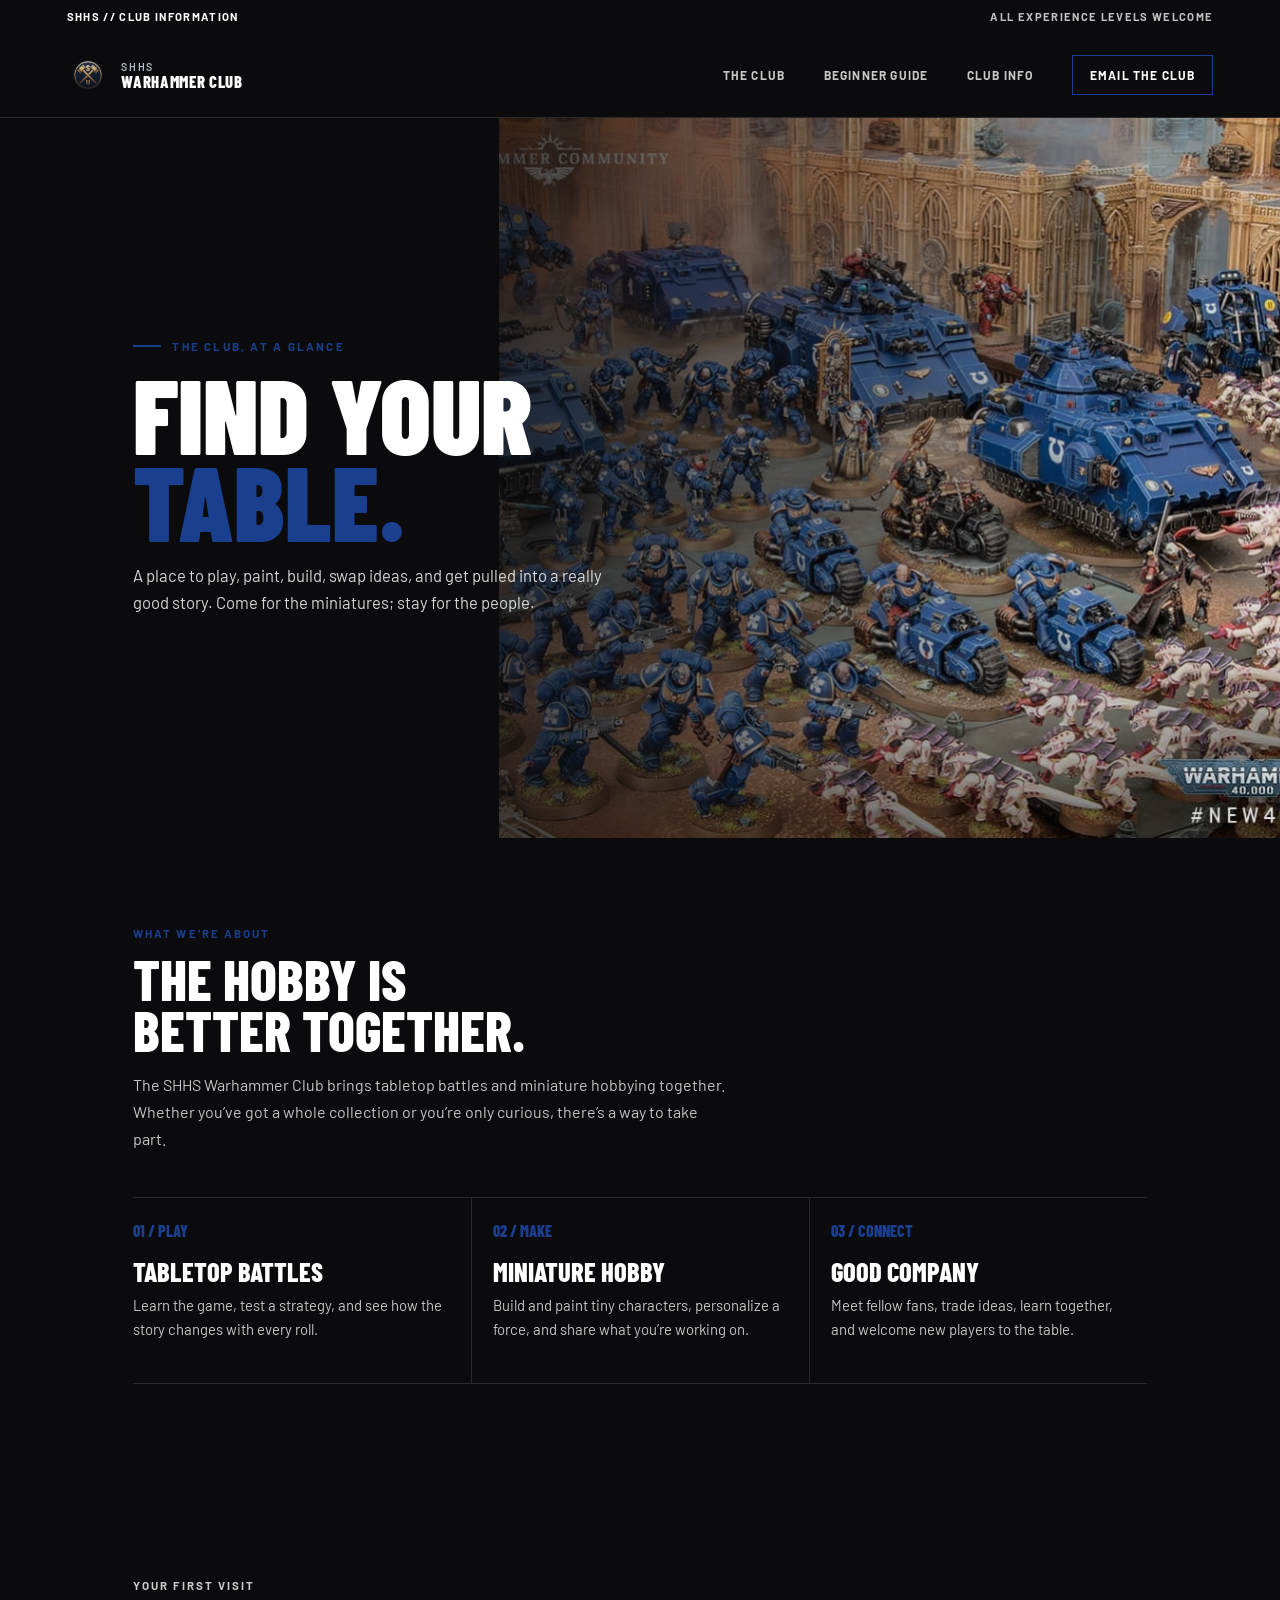
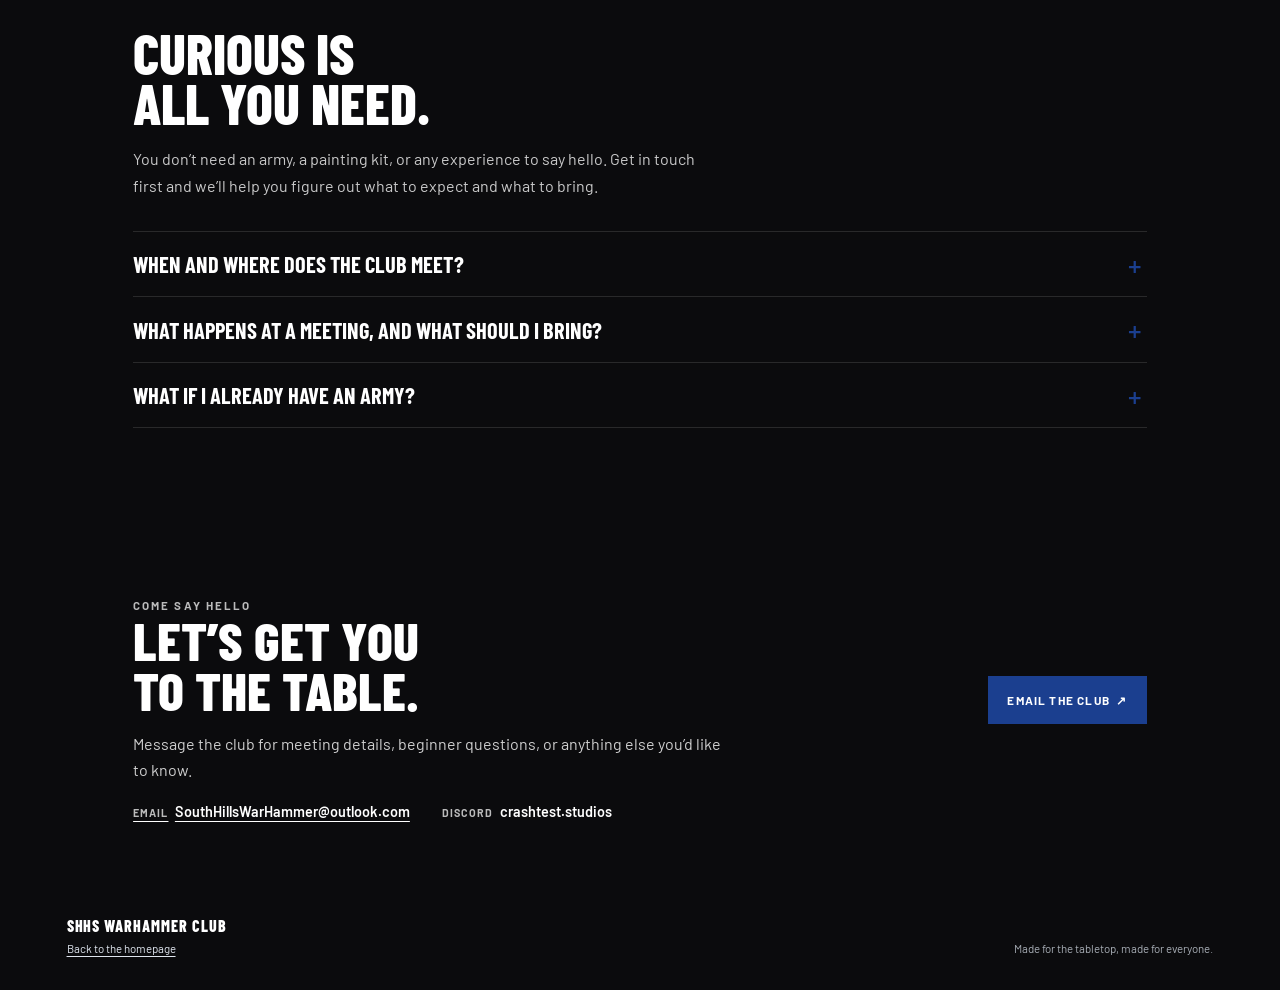
<file: info.html>
<!doctype html>
<html lang="en">
<head>
  <meta charset="utf-8">
  <meta name="viewport" content="width=device-width, initial-scale=1">
  <meta name="theme-color" content="#0b0b0d">
  <meta name="description" content="Learn what the SHHS Warhammer Club is about, what to expect, and how to get in touch.">
  <title>Club Info | SHHS Warhammer Club</title>
  <link rel="icon" type="image/png" href="Images/Favicon.png">
  <link rel="preconnect" href="https://fonts.googleapis.com">
  <link rel="preconnect" href="https://fonts.gstatic.com" crossorigin>
  <link href="https://fonts.googleapis.com/css2?family=Barlow+Condensed:wght@500;600;700;800;900&family=Barlow:wght@400;500;600;700&display=swap" rel="stylesheet">
  <link rel="stylesheet" href="pages.css">
</head>
<body>
  <div class="topline"><span>SHHS // Club information</span><span>All experience levels welcome</span></div>
  <header class="site-header">
    <a class="brand" href="index.html" aria-label="SHHS Warhammer Club home">
      <img class="brand-mark" src="Images/Favicon.png" alt="" aria-hidden="true">
      <span class="brand-name"><small>SHHS</small>Warhammer Club</span>
    </a>
    <button class="menu-toggle" type="button" aria-label="Open navigation" aria-expanded="false" aria-controls="site-nav">☰</button>
    <nav class="nav-links" id="site-nav" aria-label="Main navigation">
      <button class="menu-close" type="button" aria-label="Close navigation">&times;</button>
      <a href="index.html">The club</a>
      <a href="guide.html">Beginner guide</a>
      <a href="info.html" aria-current="page">Club info</a>
      <a class="nav-join" href="mailto:SouthHillsWarHammer@outlook.com">Email the club</a>
    </nav>
  </header>
  <button class="menu-backdrop" type="button" aria-label="Close navigation" tabindex="-1"></button>

  <main>
    <section class="page-hero" aria-labelledby="info-title">
      <div class="page-hero__image" aria-hidden="true">
        <img src="Images/Hero Img/Hero 3.jpg" alt="">
      </div>
      <div class="page-hero__content">
        <p class="eyebrow">The club, at a glance</p>
        <h1 id="info-title">Find your<br><span>table.</span></h1>
        <p>A place to play, paint, build, swap ideas, and get pulled into a really good story. Come for the miniatures; stay for the people.</p>
      </div>
    </section>

    <section class="paper-section" aria-labelledby="about-title">
      <p class="section-kicker">What we’re about</p>
      <h2 id="about-title">The hobby is<br>better together.</h2>
      <p class="section-intro">The SHHS Warhammer Club brings tabletop battles and miniature hobbying together. Whether you’ve got a whole collection or you’re only curious, there’s a way to take part.</p>
      <div class="info-grid">
        <article class="info-point">
          <span class="step-number">01 / PLAY</span>
          <h3>Tabletop battles</h3>
          <p>Learn the game, test a strategy, and see how the story changes with every roll.</p>
        </article>
        <article class="info-point">
          <span class="step-number">02 / MAKE</span>
          <h3>Miniature hobby</h3>
          <p>Build and paint tiny characters, personalize a force, and share what you’re working on.</p>
        </article>
        <article class="info-point">
          <span class="step-number">03 / CONNECT</span>
          <h3>Good company</h3>
          <p>Meet fellow fans, trade ideas, learn together, and welcome new players to the table.</p>
        </article>
      </div>
    </section>

    <section class="dark-section" aria-labelledby="visit-title">
      <p class="section-kicker">Your first visit</p>
      <h2 id="visit-title">Curious is<br>all you need.</h2>
      <p>You don’t need an army, a painting kit, or any experience to say hello. Get in touch first and we’ll help you figure out what to expect and what to bring.</p>
      <div class="faq-list">
        <details>
          <summary>When and where does the club meet?</summary>
          <p>The club meets Fridays at lunch in Room 925. It’s open to students.</p>
        </details>
        <details>
          <summary>What happens at a meeting, and what should I bring?</summary>
          <p>Meetings include an introduction to miniature assembly and painting. You don’t need an army to come; email ahead to ask what supplies to bring.</p>
        </details>
        <details>
          <summary>What if I already have an army?</summary>
          <p>Bring it along when you’ve checked the current meetup details. We’d love to hear what you collect and what you like to play.</p>
        </details>
      </div>
    </section>

    <section class="visit-band" aria-labelledby="contact-title">
      <div>
        <p class="section-kicker">Come say hello</p>
        <h2 id="contact-title">Let’s get you<br>to the table.</h2>
        <p>Message the club for meeting details, beginner questions, or anything else you’d like to know.</p>
        <div class="contact-row">
          <a href="mailto:SouthHillsWarHammer@outlook.com"><strong>Email</strong>SouthHillsWarHammer@outlook.com</a>
          <span><strong>Discord</strong>crashtest.studios</span>
        </div>
      </div>
      <a class="button" href="mailto:SouthHillsWarHammer@outlook.com">Email the club&nbsp; ↗</a>
    </section>
  </main>

  <footer>
    <div><p class="footer-brand">SHHS Warhammer Club</p><p><a href="Home.html">Back to the homepage</a></p></div>
    <p>Made for the tabletop, made for everyone.</p>
  </footer>

  <script>
    const menuToggle = document.querySelector(".menu-toggle");
    const navigation = document.querySelector("#site-nav");
    const menuClose = document.querySelector(".menu-close");
    const menuBackdrop = document.querySelector(".menu-backdrop");

    function setNavigationOpen(isOpen, restoreFocus = true) {
      menuToggle.setAttribute("aria-expanded", String(isOpen));
      menuToggle.setAttribute("aria-label", isOpen ? "Close navigation" : "Open navigation");
      navigation.classList.toggle("is-open", isOpen);
      document.body.classList.toggle("menu-open", isOpen);
      if (isOpen) menuClose.focus();
      else if (restoreFocus) menuToggle.focus();
    }

    menuToggle.addEventListener("click", () => setNavigationOpen(menuToggle.getAttribute("aria-expanded") !== "true"));
    menuClose.addEventListener("click", () => setNavigationOpen(false));
    menuBackdrop.addEventListener("click", () => setNavigationOpen(false));
    document.addEventListener("keydown", (event) => {
      if (event.key === "Escape" && menuToggle.getAttribute("aria-expanded") === "true") setNavigationOpen(false);
    });

    navigation.addEventListener("click", (event) => {
      if (!event.target.closest("a")) return;
      setNavigationOpen(false, false);
    });

    window.addEventListener("resize", () => {
      if (window.innerWidth > 760 && menuToggle.getAttribute("aria-expanded") === "true") setNavigationOpen(false, false);
    });
  </script>
</body>
</html>
</file>
<file: pages.css>
:root {
  color-scheme: dark;
  --ink: #ffffff;
  --paper: #0b0b0d;
  --muted: #b3bac4;
  --blue: #1b3f8f;
  --blue-deep: #132f68;
  --soft-gray: #1b1d22;
  --rule: rgba(255, 255, 255, .12);
  --display: "Barlow Condensed", Impact, sans-serif;
  --body: "Barlow", sans-serif;
}

* { box-sizing: border-box; }
html { scroll-behavior: smooth; }
body { margin: 0; background: var(--paper); color: var(--ink); font-family: var(--body); }
a { color: inherit; }
::selection { background: var(--blue); color: white; }

.topline { display: flex; justify-content: space-between; gap: 1rem; padding: .65rem 5.2vw; background: #0b0b0d; color: white; font-size: .7rem; font-weight: 700; letter-spacing: .12em; text-transform: uppercase; }
.topline span:last-child { color: rgba(255,255,255,.75); }
.site-header { position: relative; z-index: 5; display: flex; align-items: center; justify-content: space-between; gap: 1.5rem; min-height: 84px; padding: 0 5.2vw; border-bottom: 1px solid var(--rule); background: #0b0b0d; }
.brand { display: inline-flex; flex-shrink: 0; align-items: center; gap: .8rem; text-decoration: none; }
.brand-mark { display: block; width: 42px; aspect-ratio: 1; object-fit: contain; }
.brand-name { display: grid; gap: .06rem; font: 800 1.05rem/.94 var(--display); letter-spacing: .04em; text-transform: uppercase; }
.brand-name small { color: var(--muted); font: 600 .66rem var(--body); letter-spacing: .15em; }
.nav-links { display: flex; flex-wrap: wrap; align-items: center; justify-content: flex-end; gap: clamp(1.2rem, 3vw, 3.4rem); }
.nav-links a { color: rgba(255,255,255,.78); font-size: .75rem; font-weight: 700; letter-spacing: .1em; text-decoration: none; text-transform: uppercase; transition: color .2s; }
.nav-links a:hover, .nav-links a:focus-visible { color: var(--blue); }
.nav-links .nav-join { padding: .75rem 1.05rem; border: 1px solid var(--blue); color: white; }
.menu-toggle { display: none; border: 0; background: transparent; color: var(--ink); font-size: 1.6rem; cursor: pointer; }
.menu-close, .menu-backdrop { display: none; }
body.menu-open { overflow: hidden; }

.page-hero { position: relative; display: flex; min-height: min(720px, 78vw); align-items: center; overflow: hidden; background: #0b0b0d; isolation: isolate; }
.page-hero::after { position: absolute; z-index: 1; inset: 0; background: linear-gradient(90deg, rgba(11,11,13,.94) 0%, rgba(11,11,13,.86) 32%, rgba(11,11,13,.6) 52%, rgba(11,11,13,.26) 78%, rgba(11,11,13,.08) 100%); content: ""; pointer-events: none; }
.page-hero__image { position: absolute; inset: 0 0 0 39%; z-index: 0; }
.page-hero__image img { width: 100%; height: 100%; object-fit: cover; object-position: center; }
.page-hero__content { position: relative; z-index: 2; max-width: 750px; padding: 5.5rem 2rem 5.5rem 10.4vw; }
.eyebrow { display: flex; align-items: center; gap: .7rem; margin: 0 0 1.1rem; color: var(--blue); font-size: .73rem; font-weight: 700; letter-spacing: .19em; text-transform: uppercase; }
.eyebrow::before { width: 28px; height: 2px; background: currentColor; content: ""; }
.page-hero h1 { margin: 0 0 1.2rem; font: 900 clamp(4rem, 8.2vw, 8.2rem)/.82 var(--display); text-transform: uppercase; }
.page-hero h1 span { color: var(--blue); }
.page-hero__content > p:last-child { max-width: 470px; margin: 0; color: rgba(255,255,255,.82); font-size: 1.04rem; line-height: 1.65; }

.paper-section { padding: 5.5rem 10.4vw; background: var(--paper); color: var(--ink); }
.paper-section h2, .dark-section h2 { margin: 0; font: 800 56px/.9 var(--display); text-transform: uppercase; }
.section-kicker { margin: 0 0 .9rem; color: var(--blue); font-size: .72rem; font-weight: 700; letter-spacing: .18em; text-transform: uppercase; }
.section-intro { max-width: 600px; margin: 1rem 0 2.7rem; color: rgba(255,255,255,.76); font-size: 1rem; line-height: 1.7; }
.steps-grid { display: grid; grid-template-columns: repeat(4, minmax(0, 1fr)); border-top: 1px solid rgba(255,255,255,.12); border-bottom: 1px solid rgba(255,255,255,.12); }
.step { min-height: 225px; padding: 1.4rem 1.2rem 1.5rem 0; }
.step + .step { padding-left: 1.2rem; border-left: 1px solid rgba(255,255,255,.12); }
.step-number { display: block; margin-bottom: 2rem; color: var(--blue); font: 800 1rem var(--display); }
.step h3, .info-point h3 { margin: 0 0 .55rem; font: 800 1.65rem/.95 var(--display); text-transform: uppercase; }
.step p, .info-point p { margin: 0; color: rgba(255,255,255,.76); font-size: .93rem; line-height: 1.65; }
.game-system-grid { display: grid; grid-template-columns: repeat(2, minmax(0, 1fr)); gap: 2rem; margin-top: 2rem; }
.game-system { min-width: 0; padding-top: 1.2rem; border-top: 1px solid var(--rule); }
.game-system h3 { margin: 0 0 1.2rem; font: 800 2rem/.95 var(--display); text-transform: uppercase; }
.faction-groups { display: grid; gap: .85rem; }
.faction-group h4 { margin: 0 0 .4rem; color: var(--blue); font: 800 1.15rem/1 var(--display); letter-spacing: .06em; text-transform: uppercase; }
.faction-list { margin: 0; padding: 0; color: rgba(255,255,255,.78); font-size: .9rem; line-height: 1.55; list-style: none; }
.faction-list > li { display: block; margin: .35rem 0; }
.faction-list > li:not(:last-child)::after { content: none; }
.faction-name { display: block; color: var(--ink); font-weight: 700; }
.subfaction-disclosure { margin-top: .2rem; }
.subfaction-disclosure summary { display: flex; align-items: center; justify-content: space-between; gap: .5rem; color: var(--blue); font-size: .65rem; font-weight: 700; letter-spacing: .08em; text-transform: uppercase; cursor: pointer; list-style: none; }
.subfaction-disclosure summary::-webkit-details-marker { display: none; }
.subfaction-disclosure summary::after { color: var(--ink); content: "+"; font: 500 1rem var(--body); }
.subfaction-disclosure[open] > summary::after { content: "−"; }
.subfaction-disclosure summary:focus-visible { outline: 1px solid var(--blue); outline-offset: 3px; }
.subfaction-list { display: block; margin: .25rem 0 0; padding: 0; color: rgba(255,255,255,.78); font-size: .82rem; line-height: 1.5; list-style: none; }
.subfaction-list li { display: inline; }
.subfaction-list li:not(:last-child)::after { color: var(--muted); content: ", "; }

.dark-section { padding: 5.5rem 10.4vw; background: #0b0b0d; }
.dark-section > p { max-width: 570px; margin: 1rem 0 2rem; color: rgba(255,255,255,.78); line-height: 1.7; }
.faq-list { border-top: 1px solid var(--rule); }
.faq-list details { border-bottom: 1px solid var(--rule); }
.faq-list summary { position: relative; padding: 1.2rem 2.5rem 1.2rem 0; font: 700 1.4rem var(--display); text-transform: uppercase; cursor: pointer; list-style: none; }
.faq-list summary::-webkit-details-marker { display: none; }
.faq-list summary::after { position: absolute; top: 1rem; right: .4rem; color: var(--blue); content: "+"; font: 500 1.7rem var(--body); }
.faq-list details[open] summary::after { content: "−"; }
.faq-list details p { max-width: 650px; margin: 0 0 1.3rem; color: rgba(255,255,255,.76); line-height: 1.7; }

.info-grid { display: grid; grid-template-columns: repeat(3, minmax(0, 1fr)); margin-top: 2.8rem; border-top: 1px solid rgba(255,255,255,.12); border-bottom: 1px solid rgba(255,255,255,.12); }
.info-point { min-height: 185px; padding: 1.4rem 1.3rem 1.4rem 0; }
.info-point + .info-point { padding-left: 1.3rem; border-left: 1px solid rgba(255,255,255,.12); }
.info-point .step-number { margin-bottom: 1.2rem; }

.link-list { display: flex; flex-direction: column; align-items: flex-start; gap: .75rem; margin-top: 1.5rem; }
.link-list p { margin: 0; }
.link-list a { display: inline-flex; align-items: center; width: fit-content; gap: .4rem; color: var(--ink); font: 700 1.05rem/1.3 var(--display); letter-spacing: .06em; text-decoration: none; text-transform: uppercase; }
.link-list a:hover, .link-list a:focus-visible { color: var(--blue); }

.tutorial-grid { display: grid; grid-template-columns: repeat(3, minmax(0, 1fr)); gap: 1.25rem; margin-top: 2.8rem; }
.tutorial-card { display: flex; min-height: 260px; flex-direction: column; padding: 1.5rem 1.25rem 1.35rem; border: 1px solid rgba(255,255,255,.12); background: rgba(255,255,255,.01); }
.tutorial-card .step-number { margin-bottom: 1.35rem; }
.tutorial-card h3 { margin: 0 0 .65rem; font: 800 1.8rem/.96 var(--display); text-transform: uppercase; }
.tutorial-card p { margin: 0; color: rgba(255,255,255,.76); line-height: 1.7; }
.tutorial-link { display: inline-flex; align-items: center; gap: .45rem; margin-top: auto; padding-top: 1.1rem; color: var(--ink); font-size: .72rem; font-weight: 700; letter-spacing: .08em; text-decoration-color: var(--blue); text-underline-offset: 5px; text-transform: uppercase; }
.tutorial-link:hover, .tutorial-link:focus-visible { color: var(--blue); }

.gallery-grid { display: grid; grid-template-columns: repeat(12, minmax(0, 1fr)); grid-auto-rows: minmax(140px, 11vw); gap: .8rem; margin-top: 2.2rem; }
.gallery-item { position: relative; min-width: 0; margin: 0; overflow: hidden; border: 1px solid rgba(255,255,255,.14); background: #17191e; }
.gallery-item:nth-child(1) { grid-column: span 7; grid-row: span 2; }
.gallery-item:nth-child(2), .gallery-item:nth-child(3) { grid-column: span 5; }
.gallery-item:nth-child(n+4) { grid-column: span 4; }
.gallery-item::after { position: absolute; inset: 45% 0 0; background: linear-gradient(transparent, rgba(11,11,13,.78)); content: ""; pointer-events: none; }
.gallery-item img { display: block; width: 100%; height: 100%; min-height: 140px; object-fit: cover; transition: transform .35s ease; }
.gallery-item:hover img { transform: scale(1.035); }
.gallery-item figcaption { position: absolute; z-index: 1; bottom: 1rem; left: 1rem; padding: .45rem .6rem; border-left: 2px solid var(--blue); background: rgba(11,11,13,.82); color: var(--ink); font: 800 .9rem var(--display); letter-spacing: .08em; text-transform: uppercase; }

.visit-band { display: grid; grid-template-columns: 1fr auto; align-items: center; gap: 2rem; padding: 4rem 10.4vw; background: #0b0b0d; }
.visit-band .section-kicker { color: rgba(255,255,255,.72); }
.visit-band h2 { max-width: 700px; margin: 0; font: 800 54px/.92 var(--display); text-transform: uppercase; }
.visit-band p { max-width: 600px; margin: 1rem 0 0; color: rgba(255,255,255,.8); line-height: 1.65; }
.visit-band .button { display: inline-flex; min-height: 48px; align-items: center; padding: 0 1.15rem; border: 1px solid var(--blue); background: var(--blue); color: white; font-size: .74rem; font-weight: 700; letter-spacing: .1em; text-decoration: none; text-transform: uppercase; }
.visit-band .button:hover { background: var(--blue-deep); }
.contact-row { display: flex; flex-wrap: wrap; gap: .8rem 2rem; margin-top: 1.25rem; }
.contact-row a, .contact-row span { font-size: .9rem; font-weight: 600; text-underline-offset: 4px; }
.contact-row strong { margin-right: .4rem; color: rgba(255,255,255,.72); font-size: .67rem; letter-spacing: .1em; text-transform: uppercase; }

footer { display: flex; align-items: flex-end; justify-content: space-between; gap: 2rem; padding: 2rem 5.2vw; background: #0b0b0d; color: #a7adb5; font-size: .72rem; line-height: 1.6; }
footer p { margin: 0; }
footer a { color: #dfe5ee; text-underline-offset: 3px; }
.footer-brand { margin-bottom: .25rem; color: var(--ink); font: 800 1rem var(--display); letter-spacing: .06em; text-transform: uppercase; }
.photo-credit { max-width: 500px; text-align: right; }

@media (max-width: 760px) {
  .topline { padding: .6rem 5vw; font-size: .58rem; }
  .topline span:last-child { display: none; }
  .site-header { z-index: 30; min-height: 72px; padding: 0 5vw; }
  .menu-toggle { display: block; }
  .menu-backdrop { position: fixed; z-index: 20; inset: 0; display: block; border: 0; background: rgba(0,0,0,.72); opacity: 0; pointer-events: none; visibility: hidden; transition: opacity .25s, visibility .25s; }
  body.menu-open .menu-backdrop { opacity: 1; pointer-events: auto; visibility: visible; }
  .nav-links { position: fixed; z-index: 31; top: 0; bottom: 0; left: 0; display: flex; width: min(84vw, 340px); flex-direction: column; align-items: stretch; justify-content: flex-start; gap: .25rem; padding: 5rem 1.5rem 2rem; overflow-y: auto; border-right: 1px solid var(--rule); background: var(--paper); box-shadow: 12px 0 32px rgba(0,0,0,.35); transform: translateX(-100%); visibility: hidden; transition: transform .28s ease, visibility .28s ease; }
  .nav-links.is-open { transform: translateX(0); visibility: visible; }
  .nav-links a { padding: .9rem 0; border-bottom: 1px solid var(--rule); }
  .nav-links .nav-join { margin-top: .8rem; padding: .85rem 1rem; border: 1px solid var(--blue); text-align: center; }
  .menu-close { position: absolute; top: 1rem; right: 1rem; display: grid; width: 40px; height: 40px; place-items: center; border: 1px solid var(--rule); background: transparent; color: var(--ink); font-size: 1.7rem; cursor: pointer; }
  .page-hero { min-height: 690px; align-items: flex-end; }
  .page-hero::after { background: linear-gradient(0deg, rgba(11,11,13,.98) 0%, rgba(11,11,13,.9) 35%, rgba(11,11,13,.26) 100%); }
  .page-hero__image { inset: 0; }
  .page-hero__image img { object-position: 55% center; }
  .page-hero__content { padding: 13rem 7vw 5.5rem; }
  .page-hero--guide .page-hero__content { padding-left: 4vw; }
  .page-hero h1 { font-size: clamp(4.2rem, 17vw, 7rem); }
  .page-hero__content > p:last-child { font-size: .98rem; }
  .paper-section, .dark-section { padding: 4.3rem 7vw; }
  .paper-section h2, .dark-section h2 { font-size: 46px; }
  .section-intro { margin-bottom: 2rem; }
  .steps-grid { grid-template-columns: repeat(2, minmax(0, 1fr)); }
  .step { min-height: 190px; padding-right: .8rem; }
  .step + .step { padding-left: .8rem; }
  .step:nth-child(3) { padding-left: 0; border-left: 0; border-top: 1px solid rgba(255,255,255,.12); }
  .step:nth-child(4) { border-top: 1px solid rgba(255,255,255,.12); }
  .step-number { margin-bottom: 1.2rem; }
  .info-grid, .tutorial-grid { grid-template-columns: 1fr; }
  .gallery-grid { grid-template-columns: repeat(2, minmax(0, 1fr)); grid-auto-rows: minmax(135px, 36vw); }
  .gallery-grid .gallery-item { grid-column: span 1; grid-row: span 1; }
  .gallery-grid .gallery-item:first-child { grid-column: 1 / -1; }
  .game-system-grid { grid-template-columns: 1fr; }
  .info-point { min-height: 0; padding: 1.3rem 0; }
  .info-point + .info-point { padding-left: 0; border-top: 1px solid rgba(255,255,255,.12); border-left: 0; }
  .info-point .step-number { margin-bottom: .7rem; }
  .tutorial-card { min-height: 0; }
  .visit-band { grid-template-columns: 1fr; padding: 3.5rem 7vw; }
  .visit-band h2 { font-size: 46px; }
  .visit-band .button { justify-self: start; }
  footer { align-items: flex-start; flex-direction: column; padding: 1.8rem 7vw; }
  .photo-credit { text-align: left; }
}
</file>
